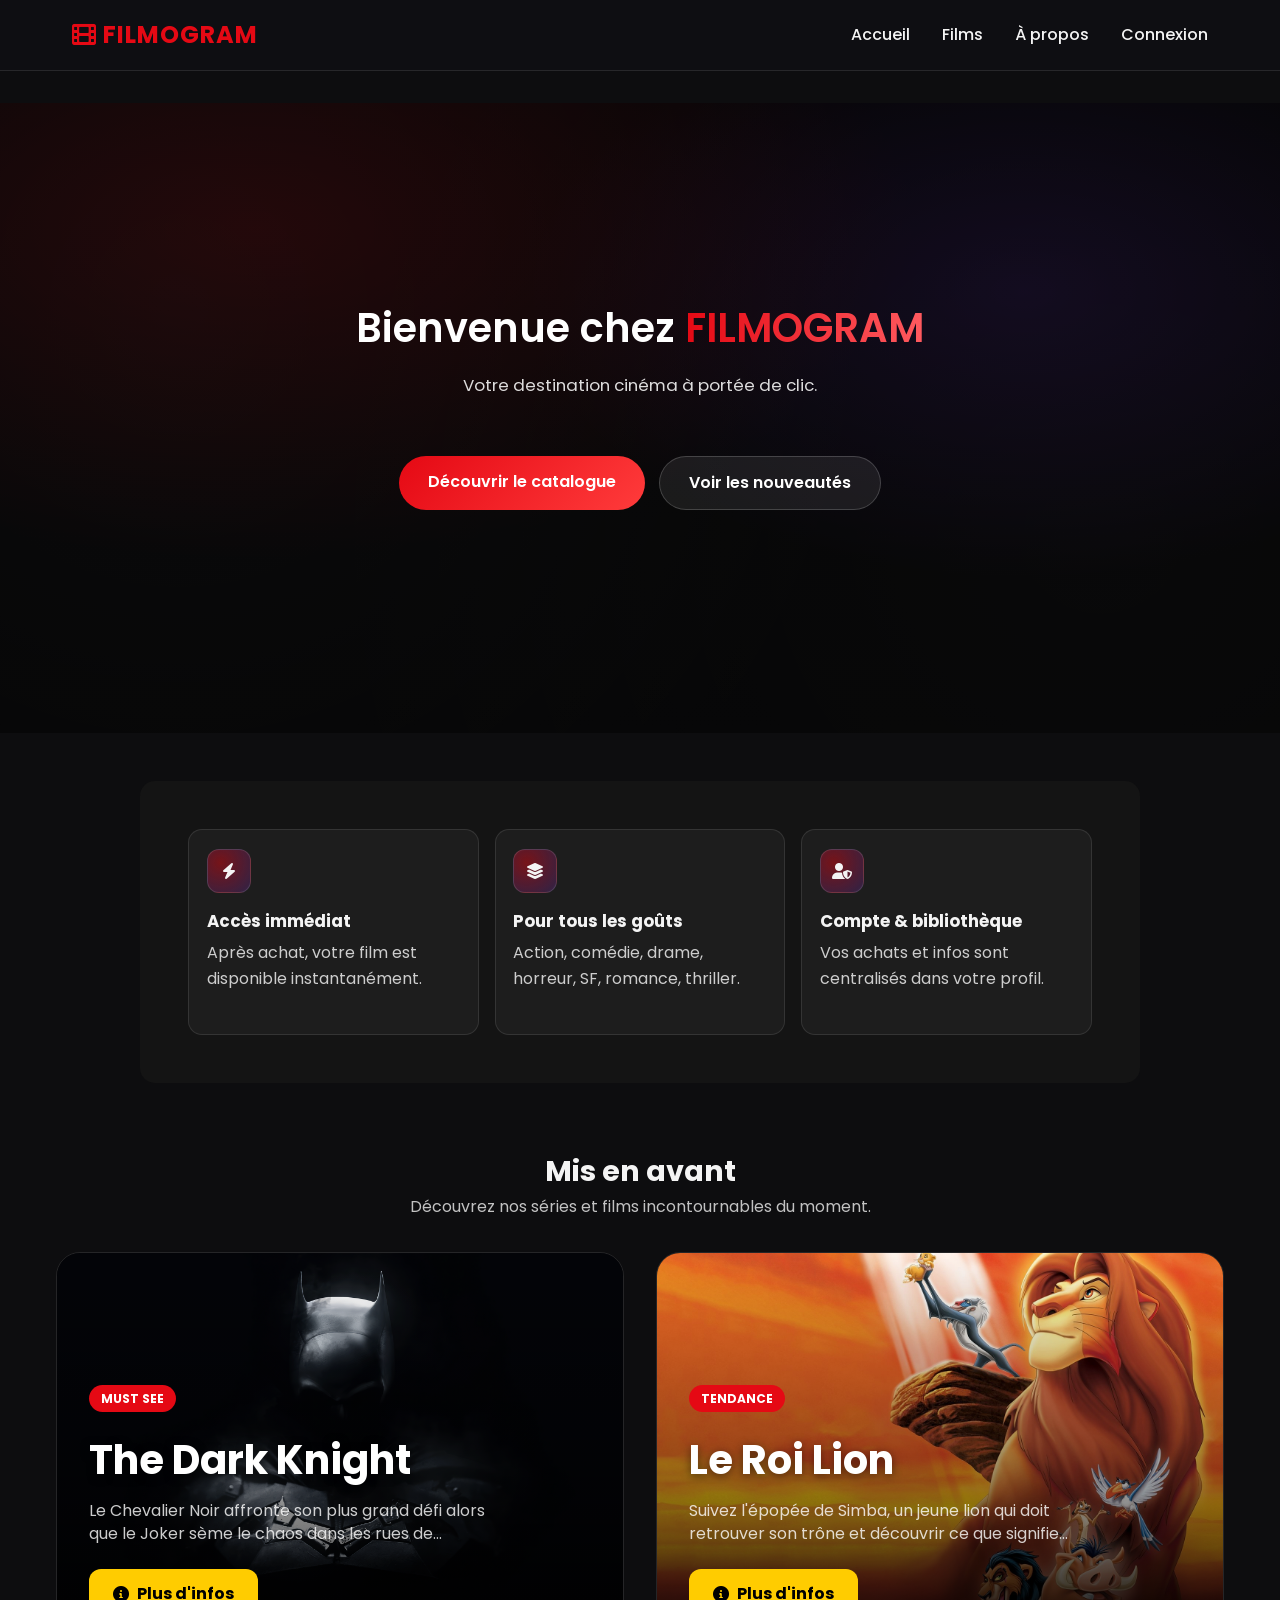
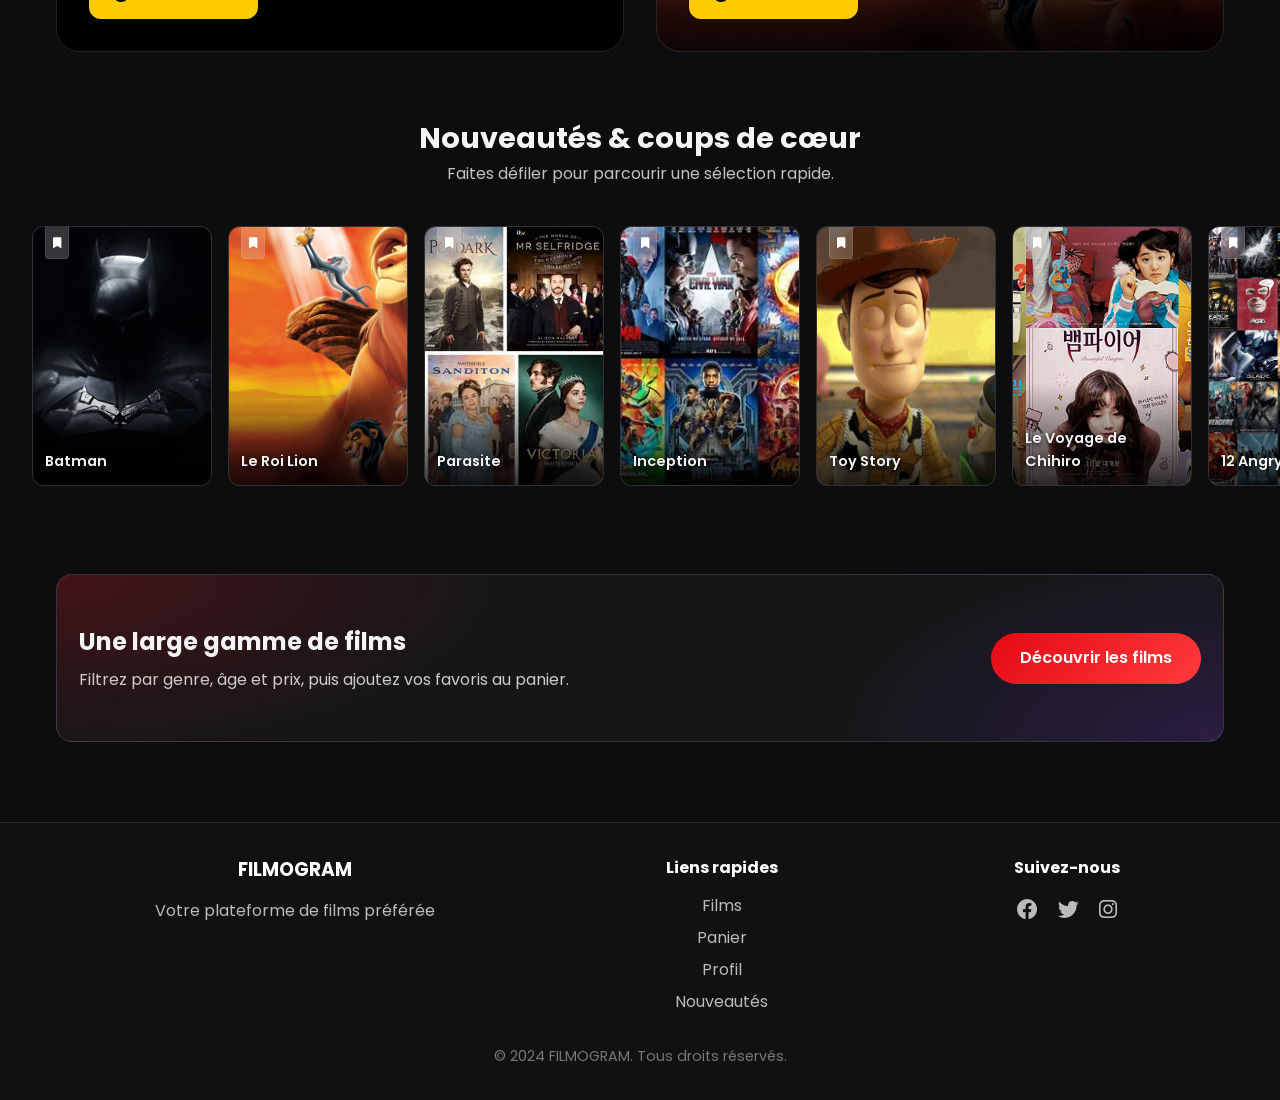
<file: index.html>
<!DOCTYPE html>
<html lang="fr">

<head>
    <meta charset="UTF-8">
    <meta name="viewport" content="width=device-width, initial-scale=1.0">
    <title>Films | FILMOGRAM</title>
    <link rel="preconnect" href="https://fonts.googleapis.com">
    <link rel="preconnect" href="https://fonts.gstatic.com" crossorigin>
    <link href="https://fonts.googleapis.com/css2?family=Poppins:wght@300;400;600;700&display=swap" rel="stylesheet">
    <link rel="stylesheet" href="css/style.css">
    <link href="https://cdnjs.cloudflare.com/ajax/libs/font-awesome/6.0.0/css/all.min.css" rel="stylesheet">
</head>

<body>


    <!-- ===================== HEADER ===================== -->
    <header class="header">
        <nav class="navbar">

            <!-- Logo / Nom du site -->
            <div class="nav-brand">
                <h1><i class="fas fa-film"></i> FILMOGRAM</h1>
            </div>

            <!-- Menu de navigation (Panier et Profil visibles uniquement si connecté) -->
            <ul class="nav-menu">
                <li><a href="index.html">Accueil</a></li>
                <li id="nav-films"><a href="Vue/film.html">Films</a></li>
                <li id="nav-panier" style="display:none"><a href="Vue/panier.php">Panier</a></li>
                <li id="nav-profil" style="display:none"><a href="Vue/profil.html">Profil</a></li>
                <li id="nav-a-propos"><a href="a-propos.php">À propos</a></li>
                <li id="nav-connexion"><a href="Vue/login.html">Connexion</a></li>
            </ul>

            <!-- Bouton "menu burger" pour mobiles -->
            <div class="nav-toggle">
                <span></span>
                <span></span>
                <span></span>
            </div>
        </nav>
    </header>

    <main class="main-content">
        <section class="hero-section hero-dynamic">
            <div class="hero-content reveal">
                <h2>Bienvenue chez <span class="brand-accent">FILMOGRAM</span></h2>
                <p class="hero-subtitle">Votre destination cinéma à portée de clic.</p>
                <div class="hero-actions">
                    <a href="Vue/film.html" class="btn btn-primary">Découvrir le catalogue</a>
                    <a href="#nouveautes" class="btn btn-ghost">Voir les nouveautés</a>
                </div>
            </div>
        </section>

        <section class="filters-section reveal">
            <div class="container">
                <div class="features-grid">
                    <div class="feature-card">
                        <div class="feature-icon"><i class="fas fa-bolt"></i></div>
                        <h3>Accès immédiat</h3>
                        <p>Après achat, votre film est disponible instantanément.</p>
                    </div>
                    <div class="feature-card">
                        <div class="feature-icon"><i class="fas fa-layer-group"></i></div>
                        <h3>Pour tous les goûts</h3>
                        <p>Action, comédie, drame, horreur, SF, romance, thriller.</p>
                    </div>
                    <div class="feature-card">
                        <div class="feature-icon"><i class="fas fa-user-shield"></i></div>
                        <h3>Compte & bibliothèque</h3>
                        <p>Vos achats et infos sont centralisés dans votre profil.</p>
                    </div>
                </div>
            </div>
        </section>

        <section class="highlight-section container reveal">
            <div class="section-head">
                <h2>Mis en avant</h2>
                <p>Découvrez nos séries et films incontournables du moment.</p>
            </div>
            <div class="highlight-grid">
                <div class="highlight-card">
                    <img src="img/batman_001.png" alt="Batman The Dark Knight">
                    <div class="highlight-overlay">
                        <span class="highlight-tag">Must see</span>
                        <h3>The Dark Knight</h3>
                        <p>Le Chevalier Noir affronte son plus grand défi alors que le Joker sème le chaos dans les rues de Gotham City.</p>
                        <a href="Vue/film.html" class="btn-highlight"><i class="fas fa-info-circle"></i> Plus d'infos</a>
                    </div>
                </div>
                <div class="highlight-card">
                    <img src="img/roi_lion.jpg" alt="Le Roi Lion">
                    <div class="highlight-overlay">
                        <span class="highlight-tag">Tendance</span>
                        <h3>Le Roi Lion</h3>
                        <p>Suivez l'épopée de Simba, un jeune lion qui doit retrouver son trône et découvrir ce que signifie être un vrai roi.</p>
                        <a href="Vue/film.html" class="btn-highlight"><i class="fas fa-info-circle"></i> Plus d'infos</a>
                    </div>
                </div>
            </div>
        </section>

        <section class="carousel-section" id="nouveautes">
            <div class="container reveal">
                <div class="section-head">
                    <h2>Nouveautés & coups de cœur</h2>
                    <p>Faites défiler pour parcourir une sélection rapide.</p>
                </div>
            </div>
            <div class="carousel reveal" data-carousel>
                <div class="poster-card">
                    <div class="bookmark"><i class="fas fa-bookmark"></i></div>
                    <img src="img/batman_001.png" alt="Batman">
                    <span>Batman</span>
                </div>
                <div class="poster-card">
                    <div class="bookmark"><i class="fas fa-bookmark"></i></div>
                    <img src="img/roi_lion.jpg" alt="Roi Lion">
                    <span>Le Roi Lion</span>
                </div>
                <div class="poster-card">
                    <div class="bookmark"><i class="fas fa-bookmark"></i></div>
                    <img src="img/drama.jpg" alt="Drama">
                    <span>Parasite</span>
                </div>
                <div class="poster-card">
                    <div class="bookmark"><i class="fas fa-bookmark"></i></div>
                    <img src="img/fantastic.jpg" alt="Fantastic">
                    <span>Inception</span>
                </div>
                <div class="poster-card">
                    <div class="bookmark"><i class="fas fa-bookmark"></i></div>
                    <img src="img/toy_story.gif" alt="Toy Story">
                    <span>Toy Story</span>
                </div>
                <div class="poster-card">
                    <div class="bookmark"><i class="fas fa-bookmark"></i></div>
                    <img src="img/foreign_film.jpg" alt="Foreign film">
                    <span>Le Voyage de Chihiro</span>
                </div>
                <div class="poster-card">
                    <div class="bookmark"><i class="fas fa-bookmark"></i></div>
                    <img src="img/twelve_film.jpg" alt="Twelve film">
                    <span>12 Angry Men</span>
                </div>
            </div>
        </section>

        <section class="cta-section reveal">
            <div class="container">
                <div class="cta-card">
                    <div>
                        <h2>Une large gamme de films</h2>
                        <p>Filtrez par genre, âge et prix, puis ajoutez vos favoris au panier.</p>
                    </div>
                    <div class="cta-actions">
                        <a href="Vue/film.html" class="btn btn-primary">Découvrir les films</a>
                    </div>
                </div>
            </div>
        </section>
    </main>







    <!-- ===================== FOOTER ===================== -->
    <footer class="footer">
        <div class="container">
            <div class="footer-content">
                <div class="footer-section">
                    <h3>FILMOGRAM</h3>
                    <p>Votre plateforme de films préférée</p>
                </div>

                <div class="footer-section">
                    <h4>Liens rapides</h4>
                    <ul>
                        <li><a href="Vue/film.html">Films</a></li>
                        <li><a href="Vue/panier.php">Panier</a></li>
                        <li><a href="Vue/profil.html">Profil</a></li>
                        <li><a href="#nouveautes">Nouveautés</a></li>
                    </ul>
                </div>

                <div class="footer-section">
                    <h4>Suivez-nous</h4>
                    <div class="social-links">
                        <a href="#"><i class="fab fa-facebook"></i></a>
                        <a href="#"><i class="fab fa-twitter"></i></a>
                        <a href="#"><i class="fab fa-instagram"></i></a>
                    </div>
                </div>
            </div>

            <div class="footer-bottom">
                <p>&copy; 2024 FILMOGRAM. Tous droits réservés.</p>
            </div>
        </div>
    </footer>

    <script src="js/site.js"></script>
    <script src="js/index.js"></script>
</body>

</html>
</file>
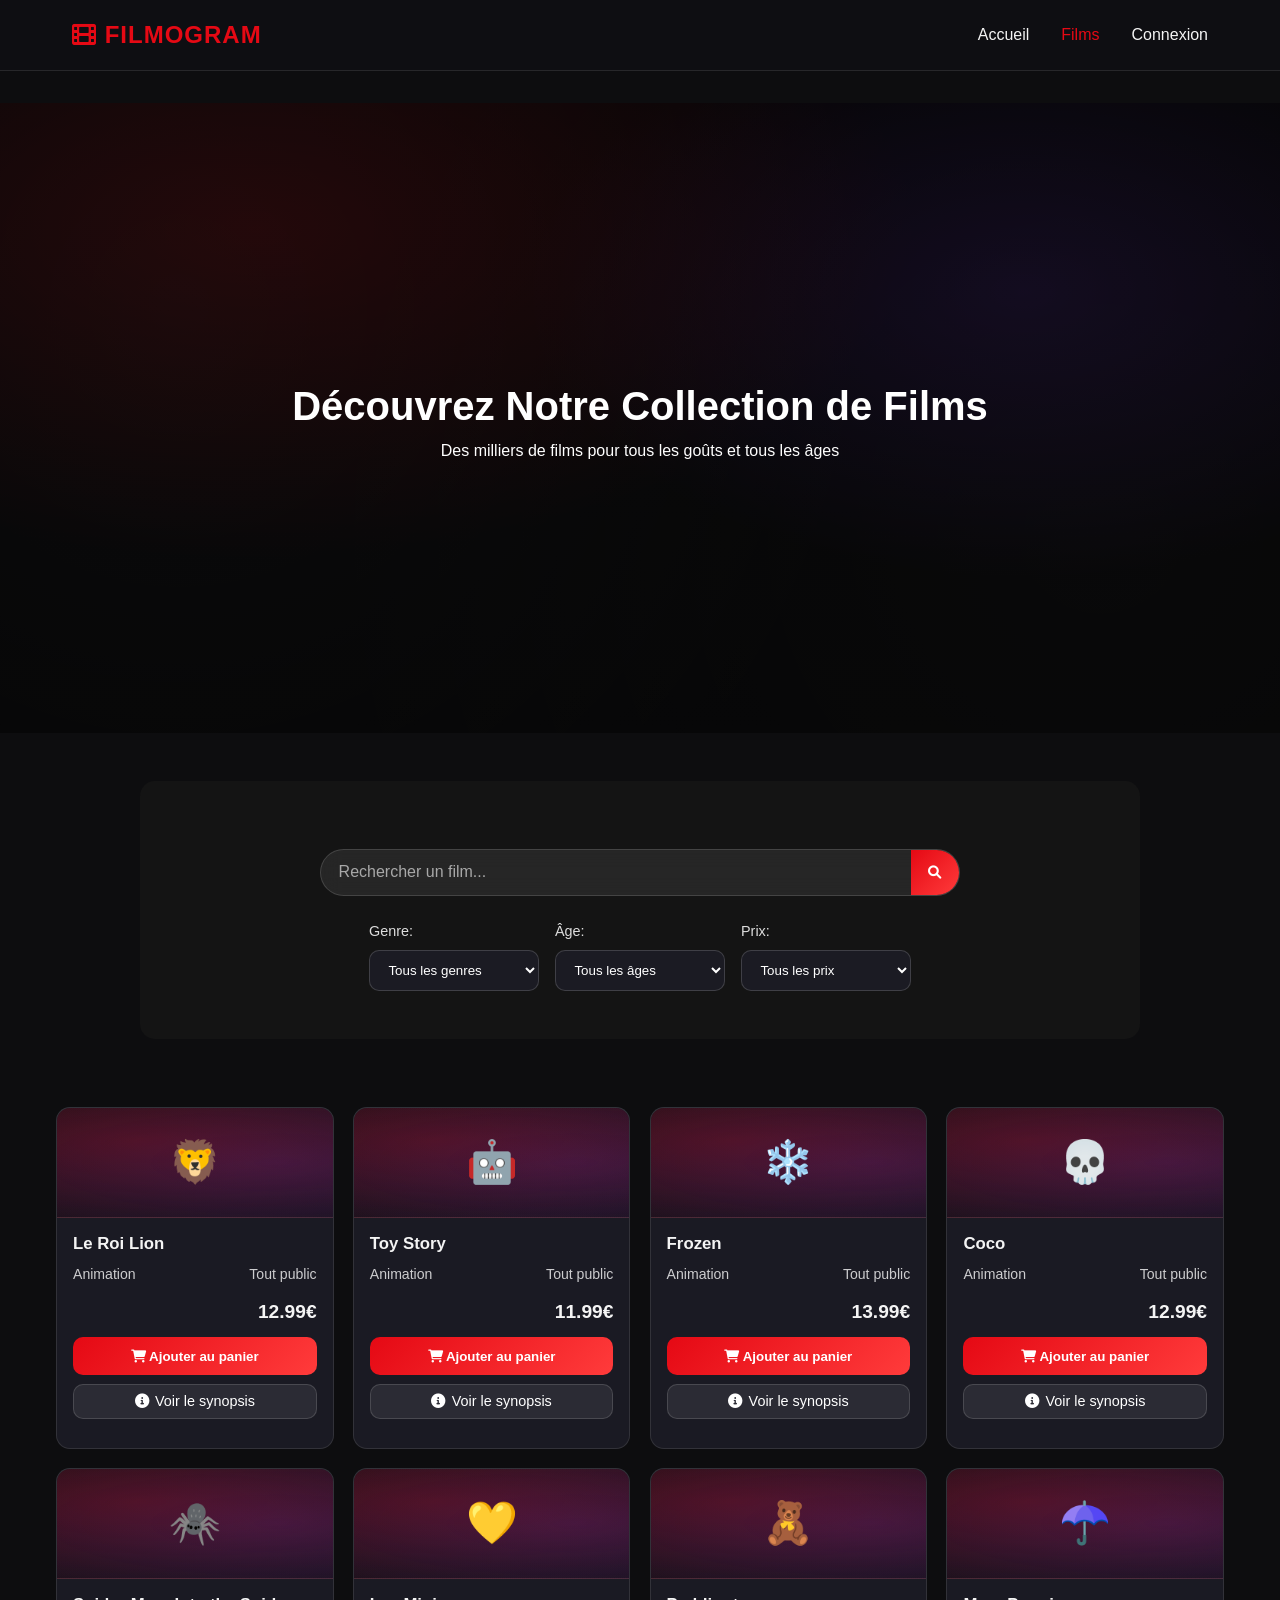
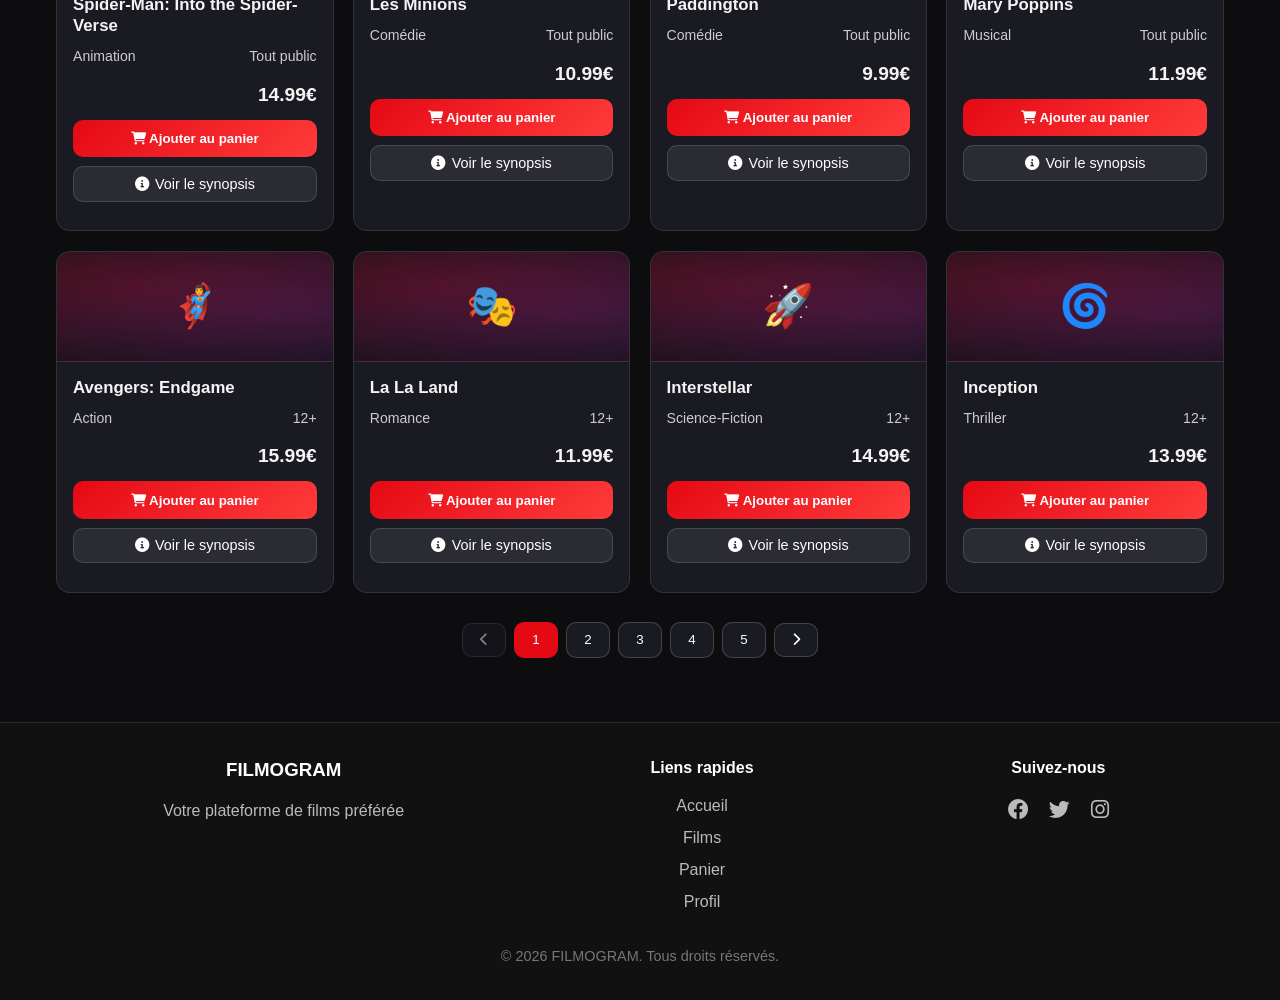
<file: Vue/film.html>
<!DOCTYPE html>
<html lang="fr">

<head>
    <!-- Définition de l'encodage en UTF-8 -->
    <meta charset="UTF-8">
    <!-- Adaptation de la page pour le responsive design (mobiles, tablettes, PC) -->
    <meta name="viewport" content="width=device-width, initial-scale=1.0">
    <!-- Titre de la page affiché dans l'onglet -->
    <title>Films | FILMOGRAM</title>
    <!-- Lien vers la feuille de style CSS personnalisée -->
    <link rel="stylesheet" href="../css/style.css">
    <!-- Lien vers la librairie Font Awesome (icônes) -->
    <link href="https://cdnjs.cloudflare.com/ajax/libs/font-awesome/6.0.0/css/all.min.css" rel="stylesheet">
</head>

<body data-base-path="../">
    <!-- ===================== HEADER ===================== -->
    <header class="header">
        <nav class="navbar">
            <!-- Logo / Nom du site -->
            <div class="nav-brand">
                <h1><i class="fas fa-film"></i> FILMOGRAM</h1>
            </div>

            <!-- Menu de navigation (Panier et Profil visibles uniquement si connecté) -->
            <ul class="nav-menu">
                <li><a href="../index.html">Accueil</a></li>
                <li id="nav-films"><a href="film.html" class="active">Films</a></li>
                <li id="nav-panier" style="display:none"><a href="panier.php">Panier</a></li>
                <li id="nav-profil" style="display:none"><a href="profil.html">Profil</a></li>
                <li id="nav-connexion"><a href="login.html">Connexion</a></li>
                <li id="nav-a-propos" style="display:none"><a href="a-propos.php">À propos</a></li>
            </ul>

            <!-- Bouton toggle (menu burger pour mobile) -->
            <div class="nav-toggle">
                <span></span>
                <span></span>
                <span></span>
            </div>
        </nav>
    </header>

    <!-- ===================== CONTENU PRINCIPAL ===================== -->
    <main class="main-content">
        <section class="hero-section">
            <div class="hero-content">
                <h2>Découvrez Notre Collection de Films</h2>
                <p>Des milliers de films pour tous les goûts et tous les âges</p>

            </div>
        </section>


        <!-- ********** Section Filtres ********** -->
        <section class="filters-section">
            <div class="container">
                <!-- Barre de recherche de films -->
                <div class="search-bar">
                    <input type="text" placeholder="Rechercher un film..." id="searchInput">
                    <button type="button" aria-label="Rechercher"><i class="fas fa-search"></i></button>
                </div>
                <div class="filters">

                    <!-- Filtre par genre -->
                    <div class="filter-group">
                        <label for="genreFilter">Genre:</label>
                        <select id="genreFilter">
                            <option value="">Tous les genres</option>
                        </select>
                    </div>

                    <!-- Filtre par tranche d’âge -->
                    <div class="filter-group">
                        <label for="ageFilter">Âge:</label>
                        <select id="ageFilter">
                            <option value="">Tous les âges</option>
                            <option value="1">Tout public</option>
                            <option value="12">12+</option>
                            <option value="16">16+</option>
                            <option value="18">18+</option>
                        </select>
                    </div>

                    <!-- Filtre par prix -->
                    <div class="filter-group">
                        <label for="priceFilter">Prix:</label>
                        <select id="priceFilter">
                            <option value="">Tous les prix</option>
                            <option value="0-5">0€ - 5€</option>
                            <option value="5-10">5€ - 10€</option>
                            <option value="10-15">10€ - 15€</option>
                            <option value="15+">15€+</option>
                        </select>
                    </div>
                </div>
            </div>
        </section>

        <!-- ********** Section Films (grille d'affichage) ********** -->
        <section class="films-section">
            <div class="container">
                <!-- Grille où les films seront injectés dynamiquement par JS -->
                <div class="films-grid" id="filmsGrid">
                    <!-- Film cards seront générées ici -->
                </div>
            </div>
        </section>

        <!-- ********** Section Pagination ********** -->
        <section class="pagination-section">
            <div class="container">
                <div class="pagination">
                    <!-- Bouton page précédente -->
                    <button class="page-btn" data-page="prev"><i class="fas fa-chevron-left"></i></button>
                    <!-- Boutons numérotés des pages -->
                    <button class="page-btn active" data-page="1">1</button>
                    <button class="page-btn" data-page="2">2</button>
                    <button class="page-btn" data-page="3">3</button>
                    <!-- Bouton page suivante -->
                    <button class="page-btn" data-page="next"><i class="fas fa-chevron-right"></i></button>
                </div>
            </div>
        </section>
    </main>

    <!-- ===================== FOOTER ===================== -->
    <footer class="footer">
        <div class="container">
            <div class="footer-content">

                <!-- Section infos site -->
                <div class="footer-section">
                    <h3>FILMOGRAM</h3>
                    <p>Votre plateforme de films préférée</p>
                </div>

                <!-- Section liens rapides -->
                <div class="footer-section">
                    <h4>Liens rapides</h4>
                    <ul>
                        <li><a href="../index.html">Accueil</a></li>
                        <li><a href="film.html" class="active">Films</a></li>
                        <li><a href="panier.php">Panier</a></li>
                        <li><a href="profil.html">Profil</a></li>
                    </ul>
                </div>

                <!-- Section réseaux sociaux -->
                <div class="footer-section">
                    <h4>Suivez-nous</h4>
                    <div class="social-links">
                        <a href="#"><i class="fab fa-facebook"></i></a>
                        <a href="#"><i class="fab fa-twitter"></i></a>
                        <a href="#"><i class="fab fa-instagram"></i></a>
                    </div>
                </div>
            </div>
            <!-- Texte bas du footer -->
            <div class="footer-bottom">
                <p>&copy; 2026 FILMOGRAM. Tous droits réservés.</p>
            </div>
        </div>
    </footer>

    <!-- ===================== SCRIPT JS ===================== -->
    <!-- Fichier JavaScript pour gérer l'affichage des films -->
    <script src="../js/films.js"></script>
    <script src="../js/site.js"></script>
</body>

</html>
</file>
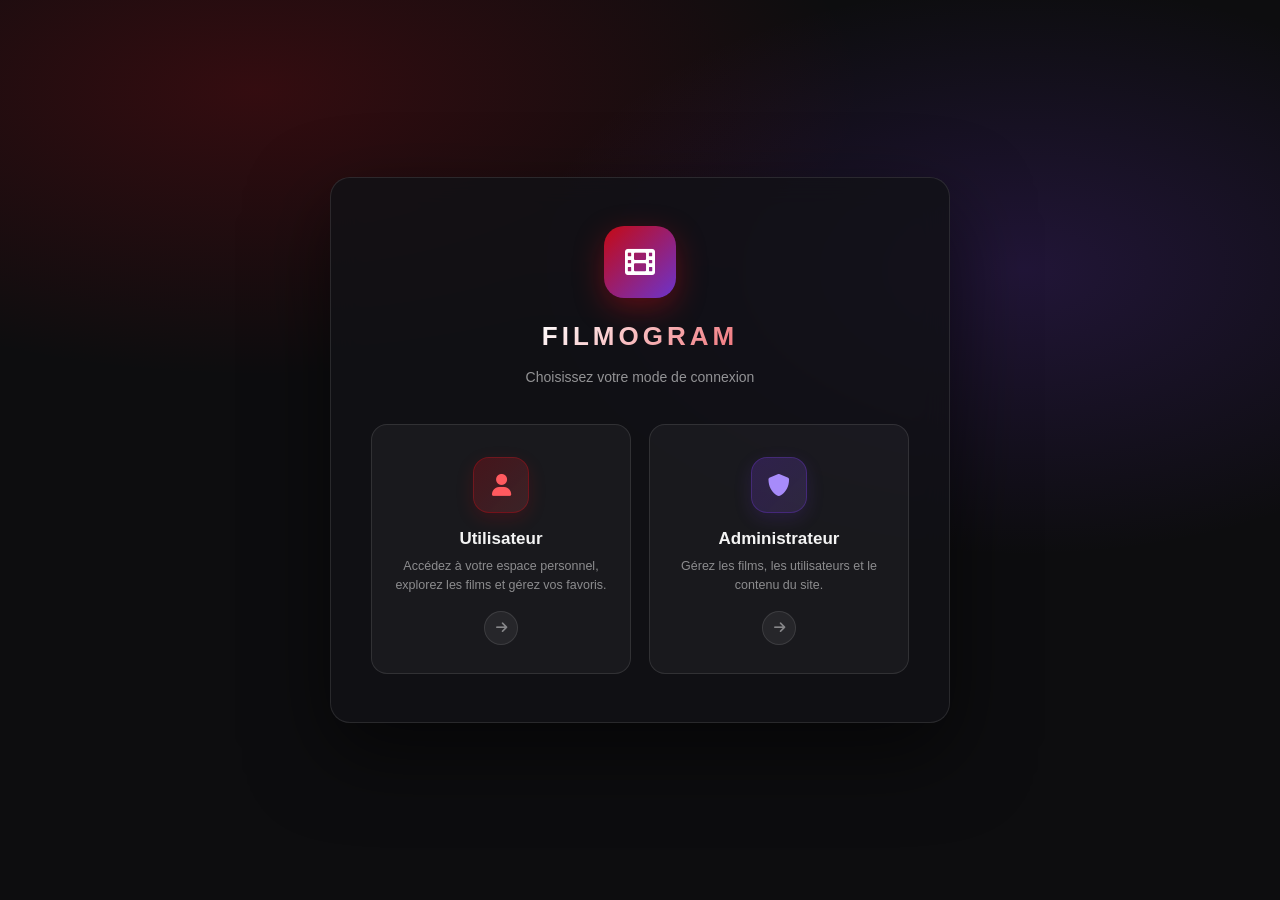
<file: Vue/login.html>
<!DOCTYPE html>
<html lang="fr">

<head>
    <meta charset="UTF-8">
    <meta name="viewport" content="width=device-width, initial-scale=1.0">
    <title>Connexion — Filmogram</title>
    <meta name="description" content="Connectez-vous à Filmogram en tant qu'utilisateur ou administrateur.">
    <link rel="stylesheet" href="css/style.css">
    <link rel="stylesheet" href="css/login.css">
    <link href="https://cdnjs.cloudflare.com/ajax/libs/font-awesome/6.0.0/css/all.min.css" rel="stylesheet">
</head>

<body>

    <!-- 
        ÉCRAN DE SÉLECTION DU RÔLE
        L'utilisateur choisit entre "Utilisateur" et "Administrateur"
        avant d'accéder au formulaire de connexion correspondant.
    -->
    <div class="role-selector" id="roleSelector">
        <div class="role-selector-card">
            <div class="role-header">
                <div class="role-logo-icon" aria-hidden="true">
                    <i class="fas fa-film"></i>
                </div>
                <h1 class="role-title">FILMOGRAM</h1>
                <p class="role-subtitle">Choisissez votre mode de connexion</p>
            </div>

            <div class="role-options">
                <!-- Choix Utilisateur -->
                <button class="role-card" id="btnUser" onclick="selectRole('user')" type="button">
                    <div class="role-card-icon user-icon">
                        <i class="fas fa-user"></i>
                    </div>
                    <h3>Utilisateur</h3>
                    <p>Accédez à votre espace personnel, explorez les films et gérez vos favoris.</p>
                    <span class="role-card-arrow"><i class="fas fa-arrow-right"></i></span>
                </button>

                <!-- Choix Administrateur -->
                <button class="role-card" id="btnAdmin" onclick="selectRole('admin')" type="button">
                    <div class="role-card-icon admin-icon">
                        <i class="fas fa-shield-alt"></i>
                    </div>
                    <h3>Administrateur</h3>
                    <p>Gérez les films, les utilisateurs et le contenu du site.</p>
                    <span class="role-card-arrow"><i class="fas fa-arrow-right"></i></span>
                </button>
            </div>
        </div>
    </div>

    <!-- 
        CONTENEUR PRINCIPAL DE LA PAGE DE CONNEXION UTILISATEUR
        Caché par défaut, affiché après le choix du rôle "Utilisateur"
    -->
    <div class="login-container" id="loginContainer" style="display:none;">

        <!-- SECTION ILLUSTRATION (PARTIE GAUCHE) -->
        <div class="illustration">
            <div class="login-mark" aria-hidden="true">
                <i class="fas fa-film"></i>
            </div>
        </div>

        <!-- SECTION FORMULAIRE DE CONNEXION (PARTIE DROITE) -->
        <div class="login-form">
            <button class="back-to-role" onclick="goBackToRole()" type="button" aria-label="Retour au choix du rôle">
                <i class="fas fa-arrow-left"></i> Retour
            </button>

            <h2>Bienvenue sur le Terrain</h2>

            <!-- FORMULAIRE DE CONNEXION UTILISATEUR -->
            <form method="post" action="../login.php">

                <!-- CHAMP EMAIL -->
                <div class="input-group">
                    <label for="email">Email</label>
                    <input type="text" name="email" id="email" placeholder="Entrez votre email">
                </div>

                <!-- CHAMP MOT DE PASSE -->
                <div class="input-group password-group">
                    <label for="password">Mot de passe</label>
                    <input type="password" name="password" id="password" placeholder="Entrez votre mot de passe">
                </div>

                <button type="submit" name="Connexion">Connexion</button>

                <!-- LIEN VERS L'INSCRIPTION -->
                <div class="signup">
                    <p>Pas encore de compte ? <a href="../signup.php">Inscrivez-vous ici</a></p>
                </div>

            </form>
        </div>
    </div>

    <script>
        /**
         * Gère la sélection du rôle de connexion.
         * - "user"  → affiche le formulaire utilisateur sur cette page
         * - "admin" → redirige vers la page de connexion admin
         */
        function selectRole(role) {
            if (role === 'admin') {
                // Redirige vers la page de connexion admin
                window.location.href = '../admin/admin_login.php';
            } else {
                // Animation de transition vers le formulaire utilisateur
                const selector = document.getElementById('roleSelector');
                const container = document.getElementById('loginContainer');

                selector.classList.add('fade-out');
                setTimeout(() => {
                    selector.style.display = 'none';
                    container.style.display = 'flex';
                    // Déclenche l'animation d'apparition
                    requestAnimationFrame(() => {
                        container.classList.add('fade-in');
                    });
                }, 350);
            }
        }

        /**
         * Retour à l'écran de sélection du rôle
         */
        function goBackToRole() {
            const selector = document.getElementById('roleSelector');
            const container = document.getElementById('loginContainer');

            container.classList.remove('fade-in');
            container.classList.add('fade-out');
            setTimeout(() => {
                container.style.display = 'none';
                container.classList.remove('fade-out');
                selector.style.display = 'flex';
                selector.classList.remove('fade-out');
                // Déclenche l'animation d'apparition
                requestAnimationFrame(() => {
                    selector.classList.add('fade-in');
                    setTimeout(() => selector.classList.remove('fade-in'), 500);
                });
            }, 350);
        }

        /**
         * Gestion des paramètres URL au chargement de la page :
         * - ?login_error=...  → affiche l'erreur dans le formulaire utilisateur
         * - ?require_login=1  → affiche une popup "Veuillez vous connecter"
         */
        document.addEventListener('DOMContentLoaded', function () {
            const params = new URLSearchParams(window.location.search);

            // ── Erreur de connexion ─────────────────────────────────────────
            const loginError = params.get('login_error');
            if (loginError) {
                // Afficher directement le formulaire utilisateur
                selectRole('user');

                // Injecter le message d'erreur dans le formulaire
                const form = document.querySelector('#loginContainer form');
                if (form) {
                    const errorDiv = document.createElement('div');
                    errorDiv.className = 'login-error-msg';
                    errorDiv.style.cssText = 'color:#ff6b6b;background:rgba(255,107,107,0.1);border:1px solid rgba(255,107,107,0.3);border-radius:8px;padding:10px 14px;margin-bottom:14px;font-size:14px;text-align:center;';
                    errorDiv.textContent = decodeURIComponent(loginError);
                    const submitBtn = form.querySelector('button[type="submit"]');
                    if (submitBtn) form.insertBefore(errorDiv, submitBtn);
                }

                // Nettoyer l'URL sans recharger la page
                history.replaceState(null, '', window.location.pathname);
            }

            // ── Popup "Veuillez vous connecter" ────────────────────────────
            if (params.has('require_login')) {
                const popup = document.createElement('div');
                popup.style.cssText = 'position:fixed;top:20px;left:50%;transform:translateX(-50%);background:#667eea;color:white;padding:1rem 1.5rem;border-radius:10px;box-shadow:0 5px 20px rgba(0,0,0,0.25);z-index:9999;font-weight:600;animation:slideDown 0.3s ease;';
                popup.textContent = 'Veuillez vous connecter pour continuer';
                document.body.appendChild(popup);

                // Ajouter le keyframe slideDown s'il n'existe pas
                if (!document.getElementById('slideDownKF')) {
                    const style = document.createElement('style');
                    style.id = 'slideDownKF';
                    style.textContent = '@keyframes slideDown{from{opacity:0;top:-50px}to{opacity:1;top:20px}}';
                    document.head.appendChild(style);
                }

                setTimeout(() => popup.remove(), 4000);

                // Nettoyer l'URL
                history.replaceState(null, '', window.location.pathname);
            }
        });
    </script>

</body>

</html>
</file>
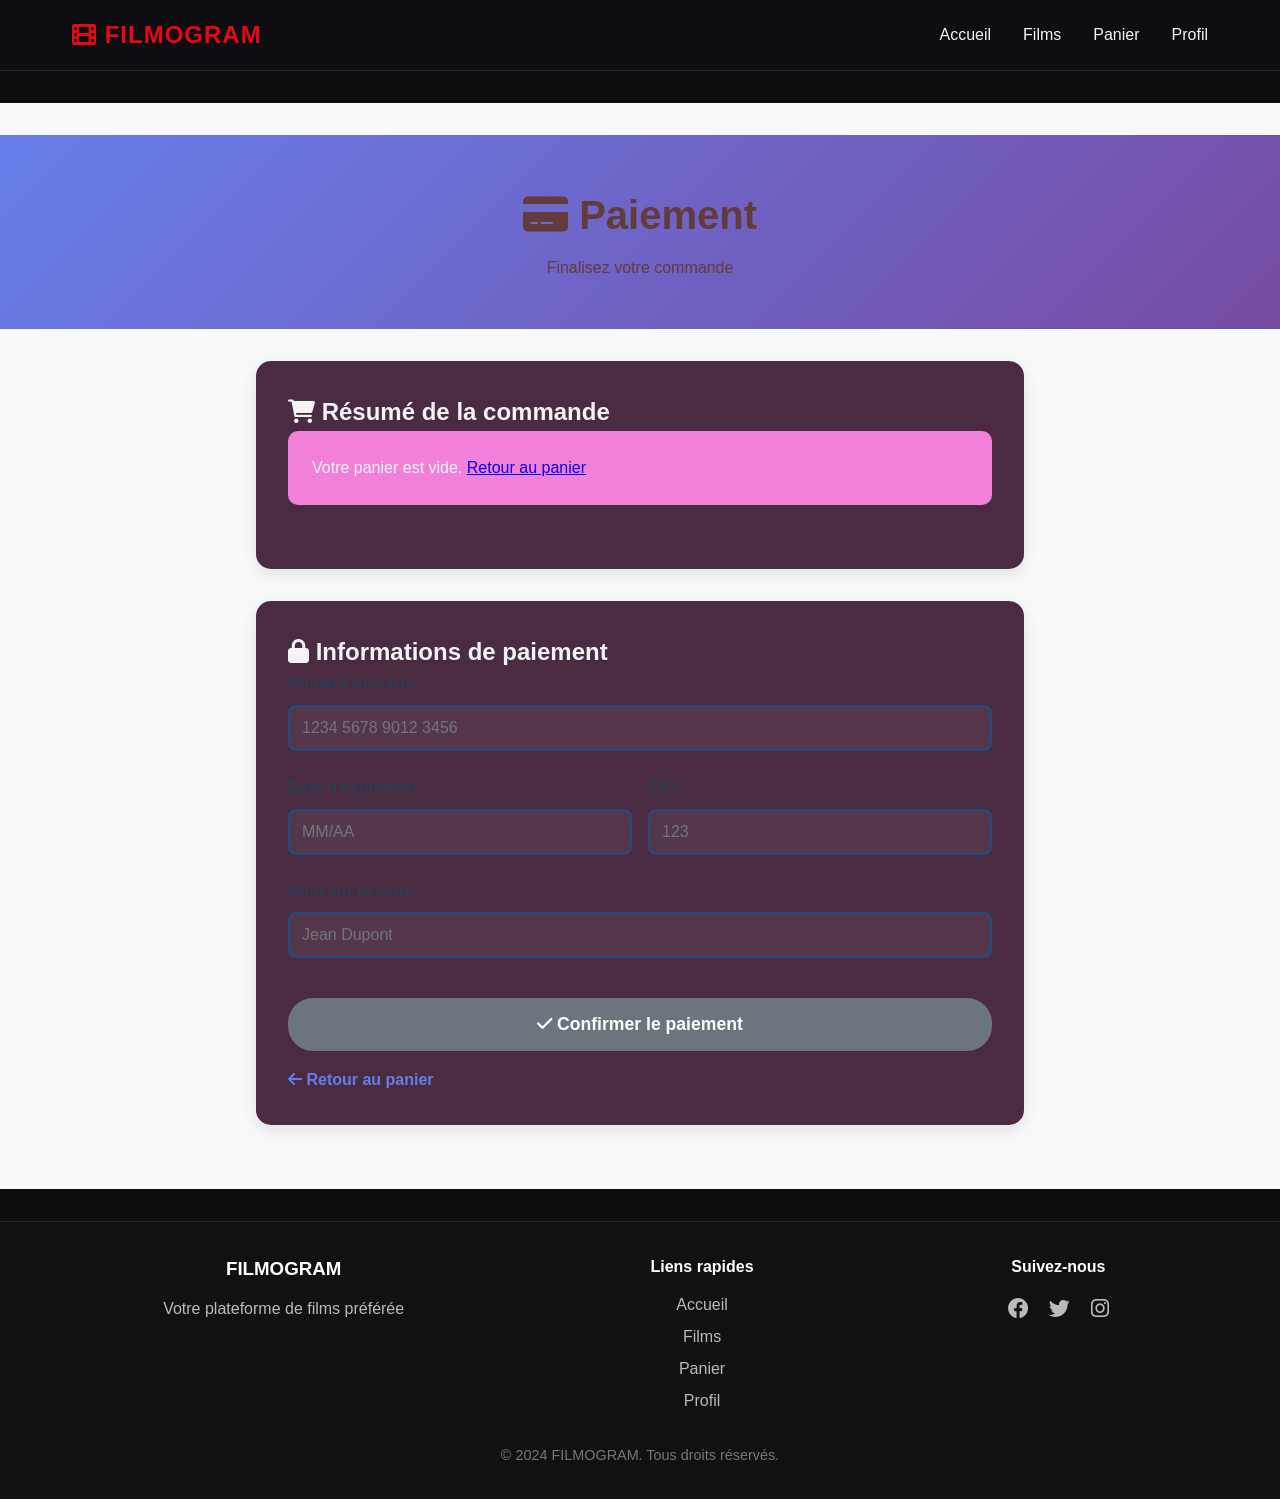
<file: Vue/paiement.html>
<!DOCTYPE html>
<html lang="fr">

<head>
    <meta charset="UTF-8">
    <meta name="viewport" content="width=device-width, initial-scale=1.0">
    <title>Paiement | FILMOGRAM</title>
    <link rel="stylesheet" href="../css/style.css">
    <link href="https://cdnjs.cloudflare.com/ajax/libs/font-awesome/6.0.0/css/all.min.css" rel="stylesheet">

    <style>
        .payment-container {
            min-height: 100vh;
            background: #f8f9fa;
            padding: 2rem 0;
        }

        .payment-header {
            background: linear-gradient(135deg, #667eea 0%, #764ba2 100%);
            color: rgb(100, 59, 59);
            padding: 3rem 0;
            text-align: center;
            margin-bottom: 2rem;
        }

        .payment-header h1 {
            font-size: 2.5rem;
            margin-bottom: 0.5rem;
            font-weight: 700;
        }

        .payment-content {
            max-width: 800px;
            margin: 0 auto;
            padding: 0 1rem;
        }

        .payment-card {
            background: #4a2b41;
            border-radius: 15px;
            padding: 2rem;
            box-shadow: 0 5px 15px rgba(0, 0, 0, 0.1);
            margin-bottom: 2rem;
        }

        .order-summary {
            background: #f380d8;
            border-radius: 10px;
            padding: 1.5rem;
            margin-bottom: 2rem;
        }

        .order-item {
            display: flex;
            justify-content: space-between;
            padding: 0.5rem 0;
            border-bottom: 1px solid #e9ecef;
        }

        .order-item:last-child {
            border-bottom: none;
        }

        .order-total {
            display: flex;
            justify-content: space-between;
            font-size: 1.3rem;
            font-weight: 700;
            color: #667eea;
            margin-top: 1rem;
            padding-top: 1rem;
            border-top: 2px solid #667eea;
        }

        .form-group {
            margin-bottom: 1.5rem;
        }

        .form-group label {
            display: block;
            font-weight: 600;
            margin-bottom: 0.5rem;
            color: #2c3e50;
        }

        .form-group input {
            width: 100%;
            padding: 0.75rem;
            border: 2px solid #1d4e7e;
            border-radius: 8px;
            font-size: 1rem;
            transition: border-color 0.3s;
            box-sizing: border-box;
        }

        .form-group input:focus {
            outline: none;
            border-color: #667eea;
        }

        .form-row {
            display: grid;
            grid-template-columns: 1fr 1fr;
            gap: 1rem;
        }

        .payment-btn {
            background: linear-gradient(135deg, #667eea 0%, #764ba2 100%);
            color: white;
            border: none;
            padding: 1rem 2rem;
            border-radius: 25px;
            font-size: 1.1rem;
            font-weight: 600;
            width: 100%;
            cursor: pointer;
            transition: all 0.3s ease;
            margin-top: 1rem;
        }

        .payment-btn:hover {
            transform: translateY(-2px);
            box-shadow: 0 5px 15px rgba(102, 126, 234, 0.4);
        }

        .payment-btn:disabled {
            background: #6c757d;
            cursor: not-allowed;
            transform: none;
        }

        .back-btn {
            display: inline-block;
            color: #667eea;
            text-decoration: none;
            margin-top: 1rem;
            font-weight: 600;
        }

        .back-btn:hover {
            text-decoration: underline;
        }

        .notification {
            position: fixed;
            top: 20px;
            right: 20px;
            background: #28a745;
            color: white;
            padding: 1rem 1.5rem;
            border-radius: 10px;
            box-shadow: 0 5px 15px rgba(0, 0, 0, 0.2);
            z-index: 1000;
            transform: translateX(400px);
            transition: transform 0.3s ease;
        }

        .notification.show {
            transform: translateX(0);
        }

        .notification.error {
            background: #dc3545;
        }

        @media (max-width: 768px) {
            .form-row {
                grid-template-columns: 1fr;
            }

            .payment-header h1 {
                font-size: 2rem;
            }
        }
    </style>
</head>

<body>
    <!-- ===================== HEADER ===================== -->
    <header class="header">
        <nav class="navbar">
            <div class="nav-brand">
                <h1><i class="fas fa-film"></i> FILMOGRAM</h1>
            </div>

            <!-- Menu de navigation -->
            <ul class="nav-menu">
                <a href="../index.html">Accueil</a>
                <a href="film.html">Films</a>
                <a href="panier.html">Panier</a>
                <a href="profil.html">Profil</a>
            </ul>

            <div class="nav-toggle">
                <span></span>
                <span></span>
                <span></span>
            </div>
        </nav>
    </header>

    <!-- ===================== CONTENU PRINCIPAL ===================== -->
    <main class="main-content">
        <div class="payment-container">
            <!-- En-tête -->
            <div class="payment-header">
                <h1><i class="fas fa-credit-card"></i> Paiement</h1>
                <p>Finalisez votre commande</p>
            </div>

            <div class="payment-content">
                <!-- Résumé de la commande -->
                <div class="payment-card">
                    <h2><i class="fas fa-shopping-cart"></i> Résumé de la commande</h2>
                    <div class="order-summary" id="orderSummary">
                        <!-- Les articles seront injectés ici par JavaScript -->
                    </div>
                </div>

                <!-- Formulaire de paiement -->
                <div class="payment-card">
                    <h2><i class="fas fa-lock"></i> Informations de paiement</h2>
                    <form id="paymentForm">
                        <div class="form-group">
                            <label for="cardNumber">Numéro de carte</label>
                            <input type="text" id="cardNumber" placeholder="1234 5678 9012 3456" maxlength="19"
                                required>
                        </div>

                        <div class="form-row">
                            <div class="form-group">
                                <label for="expiryDate">Date d'expiration</label>
                                <input type="text" id="expiryDate" placeholder="MM/AA" maxlength="5" required>
                            </div>

                            <div class="form-group">
                                <label for="cvv">CVV</label>
                                <input type="text" id="cvv" placeholder="123" maxlength="3" required>
                            </div>
                        </div>

                        <div class="form-group">
                            <label for="cardName">Nom sur la carte</label>
                            <input type="text" id="cardName" placeholder="Jean Dupont" required>
                        </div>

                        <button type="submit" class="payment-btn" id="submitBtn">
                            <i class="fas fa-check"></i> Confirmer le paiement
                        </button>
                    </form>

                    <a href="panier.php" class="back-btn">
                        <i class="fas fa-arrow-left"></i> Retour au panier
                    </a>
                </div>
            </div>
        </div>
    </main>

    <!-- Notification -->
    <div class="notification" id="notification"></div>

    <!-- ===================== FOOTER ===================== -->
    <footer class="footer">
        <div class="container">
            <div class="footer-content">
                <div class="footer-section">
                    <h3>FILMOGRAM</h3>
                    <p>Votre plateforme de films préférée</p>
                </div>

                <div class="footer-section">
                    <h4>Liens rapides</h4>
                    <ul>
                        <li><a href="../index.html">Accueil</a></li>
                        <li><a href="film.html">Films</a></li>
                        <li><a href="panier.html">Panier</a></li>
                        <li><a href="profil.html">Profil</a></li>
                    </ul>
                </div>

                <div class="footer-section">
                    <h4>Suivez-nous</h4>
                    <div class="social-links">
                        <a href="#"><i class="fab fa-facebook"></i></a>
                        <a href="#"><i class="fab fa-twitter"></i></a>
                        <a href="#"><i class="fab fa-instagram"></i></a>
                    </div>
                </div>
            </div>

            <div class="footer-bottom">
                <p>&copy; 2024 FILMOGRAM. Tous droits réservés.</p>
            </div>
        </div>
    </footer>

    <!-- ===================== SCRIPT JS ===================== -->
    <script>
        // Charger le panier depuis localStorage
        function loadCart() {
            const cart = localStorage.getItem('filmogram_cart');
            return cart ? JSON.parse(cart) : [];
        }

        // Afficher le résumé de la commande
        function renderOrderSummary() {
            const cart = loadCart();
            const orderSummary = document.getElementById('orderSummary');

            if (cart.length === 0) {
                orderSummary.innerHTML = '<p>Votre panier est vide. <a href="panier.html">Retour au panier</a></p>';
                document.getElementById('submitBtn').disabled = true;
                return;
            }

            let html = '';
            let total = 0;

            cart.forEach(item => {
                const itemTotal = item.price * item.quantity;
                total += itemTotal;
                html += `
                    <div class="order-item">
                        <span>${item.title} x${item.quantity}</span>
                        <span>${itemTotal.toFixed(2)} €</span>
                    </div>
                `;
            });

            html += `
                <div class="order-total">
                    <span>Total</span>
                    <span>${total.toFixed(2)} €</span>
                </div>
            `;

            orderSummary.innerHTML = html;
        }

        // Formatage du numéro de carte
        document.getElementById('cardNumber').addEventListener('input', function (e) {
            let value = e.target.value.replace(/\s/g, '');
            let formattedValue = value.match(/.{1,4}/g)?.join(' ') || value;
            e.target.value = formattedValue;
        });

        // Formatage de la date d'expiration
        document.getElementById('expiryDate').addEventListener('input', function (e) {
            let value = e.target.value.replace(/\D/g, '');
            if (value.length >= 2) {
                value = value.substring(0, 2) + '/' + value.substring(2, 4);
            }
            e.target.value = value;
        });

        // Formatage du CVV (chiffres uniquement)
        document.getElementById('cvv').addEventListener('input', function (e) {
            e.target.value = e.target.value.replace(/\D/g, '');
        });

        // Gestion de la soumission du formulaire
        document.getElementById('paymentForm').addEventListener('submit', function (e) {
            e.preventDefault();

            const cart = loadCart();
            if (cart.length === 0) {
                showNotification('Votre panier est vide !', 'error');
                return;
            }

            // Désactiver le bouton pendant le traitement
            const submitBtn = document.getElementById('submitBtn');
            submitBtn.disabled = true;
            submitBtn.innerHTML = '<i class="fas fa-spinner fa-spin"></i> Traitement en cours...';

            // Simulation du traitement du paiement
            setTimeout(() => {
                // Vider le panier après paiement réussi
                localStorage.removeItem('filmogram_cart');

                showNotification('Paiement réussi ! Redirection...', 'success');

                // Redirection vers la page d'accueil après 2 secondes
                setTimeout(() => {
                    window.location.href = '../index.html';
                }, 2000);
            }, 2000);
        });

        // Fonction pour afficher les notifications
        function showNotification(message, type = 'success') {
            const notification = document.getElementById('notification');
            notification.textContent = message;
            notification.className = `notification ${type} show`;

            setTimeout(() => {
                notification.classList.remove('show');
            }, 3000);
        }

        // Initialisation
        document.addEventListener('DOMContentLoaded', function () {
            renderOrderSummary();

            // Gestion du menu mobile
            document.querySelector('.nav-toggle').addEventListener('click', () => {
                document.querySelector('.nav-menu').classList.toggle('active');
            });
        });
    </script>
</body>

</html>
</file>
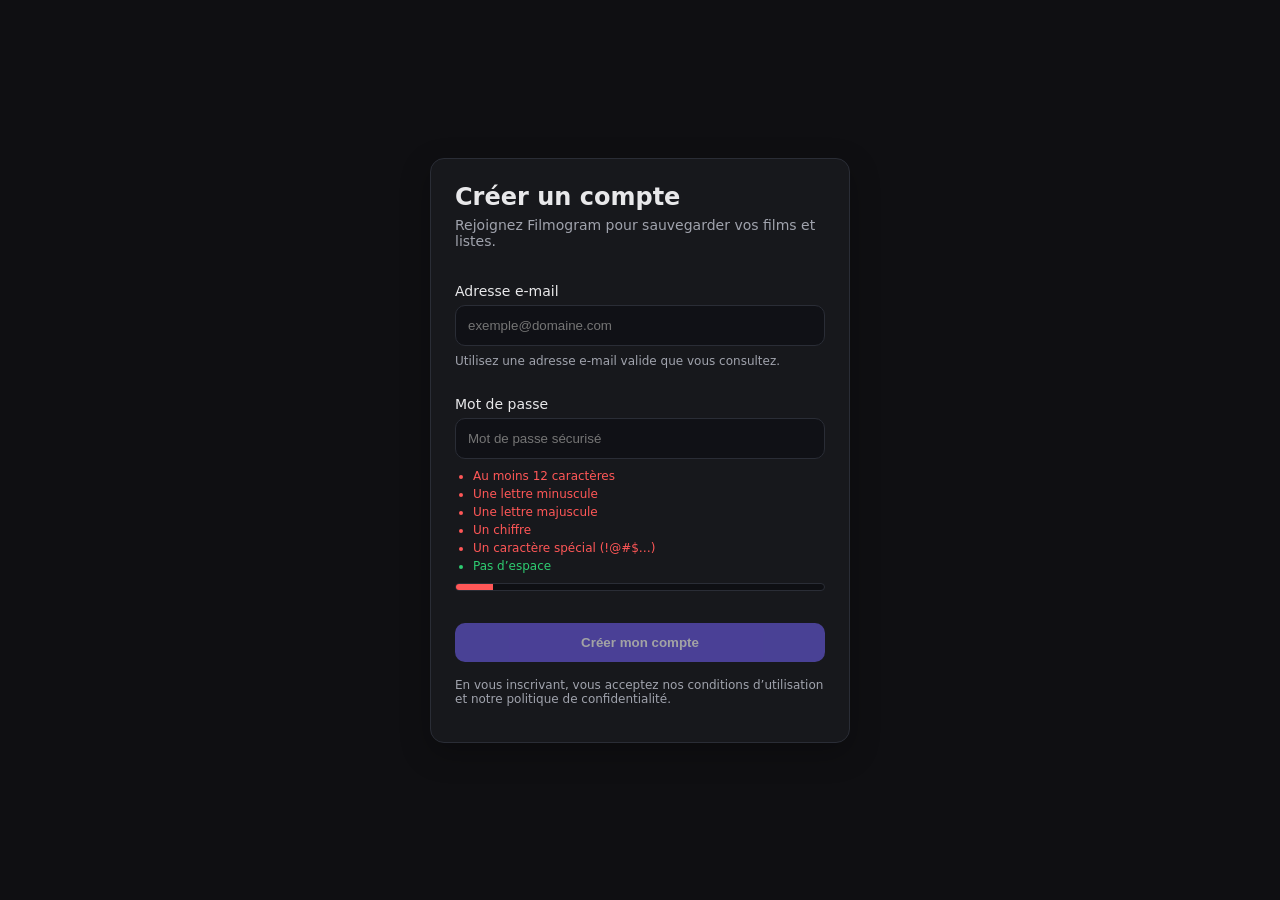
<file: Vue/signup.html>
<!DOCTYPE html>
<html lang="fr">
<head>
<meta charset="UTF-8">
<meta name="viewport" content="width=device-width, initial-scale=1.0">
<title>Inscription • Filmogram</title>
<style>
  :root {
    color-scheme: light dark;
    --bg: #0f0f12;
    --panel: #17181c;
    --text: #e8e8ea;
    --muted: #a0a3ad;
    --primary: #6c5ce7;
    --danger: #ff5757;
    --ok: #2ecc71;
    --border: #2a2d36;
  }
  * { box-sizing: border-box; }
  body {
    margin: 0; font-family: system-ui, -apple-system, Segoe UI, Roboto, Ubuntu, Cantarell, Noto Sans, Helvetica, Arial, "Apple Color Emoji", "Segoe UI Emoji";
    background: var(--bg); color: var(--text);
    min-height: 100dvh; display: grid; place-items: center; padding: 24px;
  }
  .card {
    width: 100%; max-width: 420px; background: var(--panel); border: 1px solid var(--border);
    border-radius: 14px; padding: 24px; box-shadow: 0 10px 30px rgb(0 0 0 / 25%);
  }
  h1 { margin: 0 0 6px; font-size: 24px; }
  p.sub { margin: 0 0 20px; color: var(--muted); font-size: 14px; }
  label { display: block; font-size: 14px; margin: 14px 0 6px; }
  input[type="email"], input[type="password"] {
    width: 100%; padding: 12px 12px; border-radius: 10px; border: 1px solid var(--border);
    background: #101116; color: var(--text); outline: none; transition: border-color .2s ease;
  }
  input:focus { border-color: var(--primary); }
  .row { display: grid; gap: 14px; }
  .btn {
    margin-top: 18px; width: 100%; padding: 12px 14px; border: 0; border-radius: 10px;
    background: var(--primary); color: white; font-weight: 600; cursor: pointer;
  }
  .btn[disabled] { opacity: .6; cursor: not-allowed; }
  .helper { font-size: 12px; color: var(--muted); margin-top: 8px; }
  .error { color: var(--danger); font-size: 12px; margin-top: 6px; display: none; }
  .requirements { margin: 10px 0 0; padding-left: 18px; font-size: 12px; color: var(--muted); }
  .requirements li { margin: 4px 0; }
  .requirements li.valid { color: var(--ok); }
  .requirements li.invalid { color: var(--danger); }
  .strength {
    margin-top: 10px; height: 8px; background: #0e0f13; border-radius: 999px; border: 1px solid var(--border);
    overflow: hidden;
  }
  .strength > span { display: block; height: 100%; width: 0%; background: var(--danger); transition: width .2s ease, background .2s ease; }
  .foot { margin-top: 16px; font-size: 12px; color: var(--muted); }
  a { color: var(--primary); text-decoration: none; }
  a:hover { text-decoration: underline; }
  form { margin: 0; }
</style>
</head>


<body>
  <main class="card" role="main">
    <h1>Créer un compte</h1>
    <p class="sub">Rejoignez Filmogram pour sauvegarder vos films et listes.</p>

    <form id="signupForm" method="post" action="#" novalidate>
      <div class="row">
        <div>
          <label for="email">Adresse e‑mail</label>

          <input
            id="email"
            name="email"
            type="email"
            inputmode="email"
            autocomplete="email"
            placeholder="exemple@domaine.com"
            required
            pattern="^[A-Za-z0-9._%+-]+@[A-Za-z0-9.-]+\.[A-Za-z]{2,}$"
            aria-describedby="emailHelp emailError"
          />

          <div id="emailHelp" class="helper">Utilisez une adresse e‑mail valide que vous consultez.</div>
          <div id="emailError" class="error">Veuillez saisir une adresse e‑mail valide.</div>
        </div>

        <div>
          <label for="password">Mot de passe</label>

          <input
            id="password"
            name="password"
            type="password"
            autocomplete="new-password"
            placeholder="Mot de passe sécurisé"
            required
            minlength="12"
            pattern="^(?=.*[a-z])(?=.*[A-Z])(?=.*\d)(?=.*[^\w\s]).{12,128}$"
            aria-describedby="pwdReq pwdError"
          />

          <ul id="pwdReq" class="requirements" aria-live="polite">
            <li data-check="len" class="invalid">Au moins 12 caractères</li>
            <li data-check="lower" class="invalid">Une lettre minuscule</li>
            <li data-check="upper" class="invalid">Une lettre majuscule</li>
            <li data-check="digit" class="invalid">Un chiffre</li>
            <li data-check="special" class="invalid">Un caractère spécial (!@#$…)</li>
            <li data-check="space" class="invalid">Pas d’espace</li>
          </ul>
          <div class="strength" aria-hidden="true"><span id="strengthBar"></span></div>
          <div id="pwdError" class="error">Le mot de passe ne respecte pas les règles ci‑dessus.</div>
        </div>

        <button id="submitBtn" class="btn" type="submit" disabled>Créer mon compte</button>
      </div>
    </form>

    <p class="foot">En vous inscrivant, vous acceptez nos conditions d’utilisation</a> et notre politique de confidentialité</a>.</p>
  </main>

<script>
  (function() {
    const form = document.getElementById('signupForm');
    const emailInput = document.getElementById('email');
    const emailError = document.getElementById('emailError');
    const passwordInput = document.getElementById('password');
    const submitBtn = document.getElementById('submitBtn');
    const reqList = document.getElementById('pwdReq');
    const strengthBar = document.getElementById('strengthBar');

    const emailRegex = new RegExp(emailInput.getAttribute('pattern'));
    const rules = {
      len: (v) => v.length >= 12 && v.length <= 128,
      lower: (v) => /[a-z]/.test(v),
      upper: (v) => /[A-Z]/.test(v),
      digit: (v) => /\d/.test(v),
      special: (v) => /[^\w\s]/.test(v),
      space: (v) => !/\s/.test(v)
    };

    function validateEmail() {
      const value = emailInput.value.trim();
      const ok = value.length > 3 && emailRegex.test(value);
      emailError.style.display = ok || value.length === 0 ? 'none' : 'block';
      return ok;
    }

    function scorePassword(value) {
      let score = 0;
      if (rules.len(value)) score += 25;
      if (rules.lower(value)) score += 15;
      if (rules.upper(value)) score += 15;
      if (rules.digit(value)) score += 15;
      if (rules.special(value)) score += 20;
      if (rules.space(value)) score += 10;
      return Math.min(score, 100);
    }

    function updateRequirements(value) {
      Array.from(reqList.querySelectorAll('li')).forEach(li => {
        const check = li.getAttribute('data-check');
        const ok = rules[check](value);
        li.classList.toggle('valid', ok);
        li.classList.toggle('invalid', !ok);
      });
      const score = scorePassword(value);
      strengthBar.style.width = score + '%';
      strengthBar.style.background = score >= 80 ? 'var(--ok)' : (score >= 50 ? '#f1c40f' : 'var(--danger)');
    }

    function validatePassword() {
      const value = passwordInput.value;
      const ok = Object.values(rules).every(fn => fn(value));
      document.getElementById('pwdError').style.display = ok || value.length === 0 ? 'none' : 'block';
      updateRequirements(value);
      return ok;
    }

    function updateSubmitState() {
      const ok = validateEmail() && validatePassword();
      submitBtn.disabled = !ok;
    }

    emailInput.addEventListener('input', () => { validateEmail(); updateSubmitState(); });
    passwordInput.addEventListener('input', () => { validatePassword(); updateSubmitState(); });

    form.addEventListener('submit', (e) => {
      const emailOk = validateEmail();
      const pwdOk = validatePassword();
      if (!emailOk || !pwdOk) {
        e.preventDefault();
        updateSubmitState();
        return;
      }

      // Exemple: prévenir l’envoi réel si aucun backend n’est connecté
      e.preventDefault();
      alert('Inscription prête à être envoyée. Intégrez ici l’appel serveur.');
    });

    // Initial
    updateRequirements('');
    updateSubmitState();
  })();
  
</script>
</body>
</html>
</file>
<file: css/style.css>
/* ===================== RESET ===================== */
* {
  margin: 0;
  padding: 0;
  box-sizing: border-box;
  font-family: "Poppins", sans-serif;
}

body {
  background-color: #0d0d0f;
  color: #f4f4f4;
  line-height: 1.6;
  scroll-behavior: smooth;
}

/* ===================== BASE UTILITAIRES ===================== */
:root{
  --bg: #0d0d0f;
  --panel: rgba(30, 30, 40, 0.8);
  --text: #f4f4f4;
  --muted: #c9c9cf;
  --primary: #e50914;
  --primary2: #7c3aed;
  --ring: rgba(229, 9, 20, 0.25);
}

.brand-accent{
  background: linear-gradient(90deg, var(--primary), #ff5a5f);
  -webkit-background-clip: text;
  background-clip: text;
  color: transparent;
}

/* ===================== NAVBAR ===================== */
.header {
  background: rgba(15, 15, 20, 0.95);
  backdrop-filter: blur(8px);
  position: sticky;
  top: 0;
  z-index: 1000;
  border-bottom: 1px solid rgba(255, 255, 255, 0.1);
}

.navbar {
  max-width: 1200px;
  margin: auto;
  display: flex;
  justify-content: space-between;
  align-items: center;
  padding: 1rem 2rem;
}

.nav-brand h1 {
  font-size: 1.5rem;
  color: #e50914;
  letter-spacing: 1px;
}

.nav-menu {
  list-style: none;
  display: flex;
  gap: 2rem;
}

.nav-menu a {
  color: #f4f4f4;
  text-decoration: none;
  font-weight: 500;
  transition: color 0.3s ease;
}

.nav-menu a:hover,
.nav-menu a.active {
  color: #e50914;
}

/* Menu burger pour mobile */
.nav-toggle {
  display: none;
  flex-direction: column;
  gap: 5px;
  cursor: pointer;
}

.nav-toggle span {
  width: 25px;
  height: 3px;
  background: white;
  border-radius: 5px;
}

/* ===================== HERO SECTION ===================== */
.hero-section {
  background:
    radial-gradient(1200px 600px at 20% 20%, rgba(229, 9, 20, 0.32), transparent 55%),
    radial-gradient(900px 520px at 80% 30%, rgba(124, 58, 237, 0.28), transparent 55%),
    linear-gradient(180deg, rgba(10,10,12,1), rgba(13,13,15,1));
  height: 70vh;
  display: flex;
  justify-content: center;
  align-items: center;
  text-align: center;
  position: relative;
  overflow: hidden;
}

.hero-section::before{
  content:"";
  position:absolute;
  inset:-40%;
  background:
    radial-gradient(circle at 30% 40%, rgba(255,255,255,0.06), transparent 40%),
    radial-gradient(circle at 70% 60%, rgba(255,255,255,0.04), transparent 45%);
  transform: translate(var(--mx, 0px), var(--my, 0px));
  transition: transform 180ms ease;
  pointer-events: none;
}

.hero-section::after {
  content: "";
  position: absolute;
  inset: 0;
  background: rgba(0, 0, 0, 0.6);
}

.hero-content {
  position: relative;
  z-index: 1;
  color: white;
}

.hero-content h2 {
  font-size: 2.5rem;
  font-weight: 600;
  animation: fadeInUp 1s ease-in-out;
}

.hero-subtitle{
  max-width: 720px;
  margin: 0.75rem auto 0;
  color: rgba(255,255,255,0.86);
  font-size: 1.05rem;
}

.hero-actions{
  display:flex;
  gap: 0.9rem;
  justify-content:center;
  flex-wrap: wrap;
  margin-top: 1.6rem;
}

@keyframes fadeInUp {
  0% {
    opacity: 0;
    transform: translateY(40px);
  }
  100% {
    opacity: 1;
    transform: translateY(0);
  }
}

/* ===================== SECTION TEXTE ===================== */
.filters-section {
  background: #141414;
  padding: 3rem 2rem;
  border-radius: 15px;
  max-width: 1000px;
  margin: 3rem auto;
}

.filters-section p {
  margin-bottom: 1.5rem;
  color: #ddd;
}

/* ===================== CONTENEURS / LAYOUT ===================== */
.container{
  max-width: 1200px;
  margin: 0 auto;
  padding: 0 1rem;
}

.main-content{
  min-height: calc(100vh - 200px);
  padding: 2rem 0;
}

/* ===================== BARRE DE RECHERCHE (catalogue) ===================== */
.search-bar{
  display: flex;
  max-width: 640px;
  margin: 1.2rem auto 1.5rem;
  background: rgba(255, 255, 255, 0.08);
  border-radius: 999px;
  overflow: hidden;
  border: 1px solid rgba(255, 255, 255, 0.14);
  backdrop-filter: blur(10px);
}

.search-bar input{
  flex: 1;
  padding: 0.85rem 1.1rem;
  background: transparent;
  border: none;
  color: white;
  font-size: 1rem;
  outline: none;
}

.search-bar input::placeholder{
  color: rgba(255, 255, 255, 0.6);
}

.search-bar button{
  padding: 0.85rem 1.1rem;
  background: linear-gradient(135deg, var(--primary) 0%, #ff3b3b 100%);
  border: none;
  color: white;
  cursor: pointer;
}

/* ===================== FILTRES (catalogue) ===================== */
.filters{
  display: flex;
  gap: 1rem;
  flex-wrap: wrap;
  justify-content: center;
  align-items: flex-end;
}

.filter-group{
  display: flex;
  flex-direction: column;
  gap: 0.45rem;
  min-width: 170px;
}

.filter-group label{
  font-weight: 500;
  color: rgba(255,255,255,0.86);
  font-size: 0.9rem;
}

.filter-group select{
  padding: 0.7rem 0.9rem;
  border-radius: 10px;
  border: 1px solid rgba(255,255,255,0.16);
  background: rgba(30, 30, 40, 0.75);
  color: white;
  cursor: pointer;
  transition: border-color 200ms ease, box-shadow 200ms ease;
}

.filter-group select:focus{
  outline: none;
  border-color: rgba(229,9,20,0.55);
  box-shadow: 0 0 0 4px var(--ring);
}

/* ===================== GRILLE DE FILMS (catalogue) ===================== */
.films-grid{
  display: grid;
  grid-template-columns: repeat(auto-fill, minmax(230px, 1fr));
  gap: 1.2rem;
  padding: 1.2rem 0 0.6rem;
}

.film-card{
  background: rgba(30, 30, 40, 0.80);
  border-radius: 14px;
  overflow: hidden;
  transition: transform 240ms ease, box-shadow 240ms ease, border-color 240ms ease;
  border: 1px solid rgba(255, 255, 255, 0.10);
}

.film-card:hover{
  transform: translateY(-8px);
  box-shadow: 0 18px 40px rgba(0,0,0,0.42);
  border-color: rgba(229,9,20,0.28);
}

.film-image{
  height: 110px;
  display: grid;
  place-items: center;
  font-size: 2.6rem;
  background:
    radial-gradient(900px 180px at 30% 30%, rgba(229,9,20,0.25), transparent 55%),
    radial-gradient(700px 160px at 80% 50%, rgba(124,58,237,0.22), transparent 55%),
    rgba(0,0,0,0.35);
  border-bottom: 1px solid rgba(255,255,255,0.10);
}

.film-info{ padding: 1rem; }

.film-title{
  font-size: 1.05rem;
  font-weight: 700;
  margin-bottom: 0.5rem;
  line-height: 1.25;
}

.film-details{
  display: flex;
  justify-content: space-between;
  align-items: center;
  margin-bottom: 0.75rem;
  color: rgba(255,255,255,0.78);
  font-size: 0.88rem;
}

.film-price{
  font-size: 1.2rem;
  font-weight: 800;
  text-align: right;
  margin-bottom: 0.6rem;
}

.add-to-cart{
  width: 100%;
  border: none;
  border-radius: 10px;
  padding: 0.7rem 0.8rem;
  cursor: pointer;
  background: linear-gradient(135deg, var(--primary) 0%, #ff3b3b 100%);
  color: white;
  font-weight: 700;
  transition: transform 160ms ease, box-shadow 200ms ease;
}

.add-to-cart:hover{
  transform: translateY(-1px);
  box-shadow: 0 12px 30px rgba(229,9,20,0.18);
}

.details-btn{
  margin-top: 0.55rem;
  width: 100%;
  background: rgba(255,255,255,0.08);
  color: #fff;
  border: 1px solid rgba(255,255,255,0.14);
  padding: 0.55rem 0.8rem;
  border-radius: 10px;
  font-size: 0.9rem;
  cursor: pointer;
  display: inline-flex;
  align-items: center;
  justify-content: center;
  gap: 0.4rem;
  transition: background 200ms ease, border-color 200ms ease, transform 160ms ease;
}

.details-btn:hover{
  background: rgba(255,255,255,0.12);
  border-color: rgba(229,9,20,0.22);
  transform: translateY(-1px);
}

.film-extra{
  margin-top: 0.8rem;
  max-height: 0;
  overflow: hidden;
  transition: max-height 0.35s ease;
}

.film-extra.open{ max-height: 480px; }

.film-extra-content{
  display: flex;
  gap: 0.9rem;
  align-items: flex-start;
  background: rgba(0,0,0,0.35);
  padding: 0.8rem;
  border-radius: 12px;
  border: 1px solid rgba(255,255,255,0.10);
}

.film-poster-wrap{
  width: 96px;
  height: 136px;
  border-radius: 10px;
  flex: 0 0 auto;
  overflow: hidden;
  border: 1px solid rgba(255,255,255,0.12);
  background: linear-gradient(135deg, rgba(124,58,237,0.35), rgba(229,9,20,0.22));
  display: grid;
  place-items: center;
  color: rgba(255,255,255,0.85);
  font-weight: 800;
}

.film-poster-wrap.missing::after{
  content: "FILM";
  font-size: 0.85rem;
  letter-spacing: 0.12em;
}

.film-poster{
  width: 100%;
  height: 100%;
  object-fit: cover;
  display: block;
}

.film-synopsis{
  margin: 0;
  color: rgba(255,255,255,0.82);
  font-size: 0.92rem;
  line-height: 1.45;
}

/* ===================== PAGINATION ===================== */
.pagination{
  display: flex;
  justify-content: center;
  align-items: center;
  gap: 0.5rem;
  flex-wrap: wrap;
  padding: 1.2rem 0 2rem;
}

.page-btn{
  padding: 0.6rem 0.95rem;
  background: rgba(30, 30, 40, 0.8);
  border: 1px solid rgba(255, 255, 255, 0.18);
  color: white;
  border-radius: 10px;
  cursor: pointer;
  transition: background 200ms ease, border-color 200ms ease, transform 160ms ease;
  min-width: 44px;
  display: flex;
  align-items: center;
  justify-content: center;
}

.page-btn:hover{
  background: rgba(229, 9, 20, 0.18);
  border-color: rgba(229, 9, 20, 0.35);
  transform: translateY(-1px);
}

.page-btn.active{
  background: var(--primary);
  border-color: var(--primary);
}

.page-btn.disabled{
  opacity: 0.5;
  cursor: not-allowed;
  transform: none;
}

/* ===================== ÉTAT "AUCUN RÉSULTAT" ===================== */
.no-results{
  grid-column: 1 / -1;
  text-align: center;
  padding: 3rem 1.2rem;
  color: rgba(255,255,255,0.78);
  border: 1px dashed rgba(255,255,255,0.16);
  border-radius: 14px;
  background: rgba(255,255,255,0.03);
}

.no-results h3{
  margin-bottom: 0.5rem;
}

/* ===================== KEYFRAMES ===================== */
@keyframes slideIn {
  from { transform: translateX(100%); opacity: 0; }
  to { transform: translateX(0); opacity: 1; }
}

/* ===================== CAROUSEL ===================== */
.carousel {
  display: flex;
  gap: 1rem;
  overflow-x: auto;
  scroll-behavior: smooth;
  padding: 2rem;
  max-width: 100%;
  user-select: none;
  cursor: grab;
}

.carousel.dragging{ cursor: grabbing; }

/* ===================== BUTTON ===================== */
.btn {
  background-color: #e50914;
  color: white;
  padding: 0.8rem 1.8rem;
  border-radius: 30px;
  text-decoration: none;
  font-weight: 600;
  transition: all 0.3s ease;
  display: inline-block;
  margin: 2rem 0;
}

.btn:hover {
  background-color: #b00610;
  transform: translateY(-3px);
  box-shadow: 0 4px 15px rgba(229, 9, 20, 0.4);
}

.btn.btn-primary{
  background: linear-gradient(135deg, var(--primary) 0%, #ff3b3b 100%);
}

.btn.btn-ghost{
  background: rgba(255,255,255,0.08);
  border: 1px solid rgba(255,255,255,0.18);
}

.btn.btn-ghost:hover{
  background: rgba(255,255,255,0.12);
  box-shadow: 0 6px 18px rgba(0,0,0,0.25);
}

/* ===================== HOME : FEATURES / CTA ===================== */
.features-grid{
  display:grid;
  grid-template-columns: repeat(3, minmax(0, 1fr));
  gap: 1rem;
}

.feature-card{
  background: rgba(255,255,255,0.04);
  border: 1px solid rgba(255,255,255,0.10);
  border-radius: 14px;
  padding: 1.2rem 1.1rem;
  transition: transform 240ms ease, border-color 240ms ease, box-shadow 240ms ease;
}

.feature-card:hover{
  transform: translateY(-6px);
  border-color: rgba(229, 9, 20, 0.30);
  box-shadow: 0 16px 30px rgba(229, 9, 20, 0.10);
}

.feature-icon{
  width: 44px;
  height: 44px;
  border-radius: 12px;
  display:grid;
  place-items:center;
  margin-bottom: 0.9rem;
  background: radial-gradient(circle at 30% 30%, rgba(229,9,20,0.45), rgba(124,58,237,0.20));
  border: 1px solid rgba(255,255,255,0.12);
}

.feature-card h3{
  margin-bottom: 0.35rem;
  font-size: 1.05rem;
}

.feature-card p{ color: rgba(255,255,255,0.78); }

.carousel-section{
  margin: 2.5rem 0;
}

.section-head{
  text-align: center;
  margin-bottom: 0.4rem;
}
.section-head h2{ font-size: 1.8rem; }
.section-head p{ color: rgba(255,255,255,0.75); }

.poster-card{
  flex: 0 0 auto;
  width: 180px;
  height: 260px;
  border-radius: 12px;
  border: 1px solid rgba(255,255,255,0.1);
  background: rgba(255,255,255,0.05);
  position: relative;
  overflow: hidden;
  transition: transform 0.3s ease, box-shadow 0.3s ease;
  display:flex;
  align-items:flex-end;
  padding: 12px;
}

.poster-card img {
  position: absolute;
  inset: 0;
  width: 100%;
  height: 100%;
  object-fit: cover;
  transition: transform 0.5s ease;
}

.poster-card:hover img {
  transform: scale(1.1);
}

.poster-card::after {
  content: "";
  position: absolute;
  inset: 0;
  background: linear-gradient(rgba(0,0,0,0) 60%, rgba(0,0,0,0.8) 100%);
  pointer-events: none;
}

.poster-card .bookmark {
  position: absolute;
  top: 0;
  left: 12px;
  background: rgba(255, 255, 255, 0.2);
  backdrop-filter: blur(8px);
  width: 24px;
  height: 32px;
  display: flex;
  align-items: center;
  justify-content: center;
  border-radius: 0 0 4px 4px;
  color: white;
  z-index: 2;
  font-size: 0.7rem;
  border: 1px solid rgba(255,255,255,0.1);
  border-top: none;
}

.poster-card span{
  position: relative;
  z-index: 1;
  font-weight: 600;
  font-size: 0.9rem;
  text-shadow: 0 2px 4px rgba(0,0,0,0.8);
}

.poster-card:hover{
  transform: translateY(-8px);
  box-shadow: 0 15px 30px rgba(0,0,0,0.5);
  border-color: rgba(255,255,255,0.3);
}

.poster-1{ background: linear-gradient(135deg, rgba(124,58,237,0.45), rgba(229,9,20,0.28)); }
.poster-2{ background: linear-gradient(135deg, rgba(34,197,94,0.26), rgba(124,58,237,0.42)); }
.poster-3{ background: linear-gradient(135deg, rgba(229,9,20,0.38), rgba(14,165,233,0.34)); }
.poster-4{ background: linear-gradient(135deg, rgba(14,165,233,0.36), rgba(255,255,255,0.08)); }
.poster-5{ background: linear-gradient(135deg, rgba(245,158,11,0.32), rgba(229,9,20,0.24)); }
.poster-6{ background: linear-gradient(135deg, rgba(236,72,153,0.30), rgba(124,58,237,0.36)); }

/* ===================== HIGHLIGHTS SECTION (JUSTWATCH STYLE) ===================== */
.highlight-section {
  margin: 4rem auto;
}

.highlight-grid {
  display: grid;
  grid-template-columns: repeat(auto-fit, minmax(450px, 1fr));
  gap: 2rem;
  margin-top: 2rem;
}

@media (max-width: 768px) {
  .highlight-grid {
    grid-template-columns: 1fr;
  }
}

.highlight-card {
  position: relative;
  height: 400px;
  border-radius: 24px;
  overflow: hidden;
  border: 1px solid rgba(255, 255, 255, 0.1);
  transition: transform 0.4s cubic-bezier(0.175, 0.885, 0.32, 1.275), box-shadow 0.4s ease;
  cursor: pointer;
}

.highlight-card:hover {
  transform: scale(1.02);
  box-shadow: 0 25px 50px -12px rgba(0, 0, 0, 0.5);
}

.highlight-card img {
  width: 100%;
  height: 100%;
  object-fit: cover;
  transition: transform 0.6s ease;
}

.highlight-card:hover img {
  transform: scale(1.1);
}

.highlight-overlay {
  position: absolute;
  inset: 0;
  background: linear-gradient(to top, rgba(0, 0, 0, 0.9) 0%, rgba(0, 0, 0, 0.4) 40%, transparent 100%);
  display: flex;
  flex-direction: column;
  justify-content: flex-end;
  padding: 2rem;
  color: white;
}

.highlight-tag {
  display: inline-block;
  padding: 4px 12px;
  background: var(--primary);
  border-radius: 99px;
  font-size: 0.75rem;
  font-weight: 700;
  text-transform: uppercase;
  margin-bottom: 1rem;
  width: fit-content;
}

.highlight-card h3 {
  font-size: 2.5rem;
  font-weight: 700;
  margin-bottom: 0.5rem;
  text-shadow: 0 2px 10px rgba(0, 0, 0, 0.5);
}

.highlight-card p {
  color: rgba(255, 255, 255, 0.8);
  font-size: 1rem;
  max-width: 80%;
  margin-bottom: 1.5rem;
  line-height: 1.4;
  display: -webkit-box;
  -webkit-line-clamp: 2;
  -webkit-box-orient: vertical;
  line-clamp: 2;
  overflow: hidden;
}

.btn-highlight {
  display: flex;
  align-items: center;
  gap: 0.5rem;
  background: #ffcc00; /* JustWatch style yellow button */
  color: #000;
  padding: 0.75rem 1.5rem;
  border-radius: 12px;
  font-weight: 700;
  width: fit-content;
  text-decoration: none;
  transition: transform 0.2s ease, background 0.2s ease;
}

.btn-highlight:hover {
  background: #ffdb4d;
  transform: translateY(-2px);
}

.cta-section{
  padding: 1rem 0 3rem;
}

.cta-card{
  display:flex;
  align-items:center;
  justify-content: space-between;
  gap: 1.2rem;
  padding: 1.6rem 1.4rem;
  border-radius: 16px;
  border: 1px solid rgba(255,255,255,0.12);
  background:
    radial-gradient(800px 320px at 0% 0%, rgba(229,9,20,0.22), transparent 55%),
    radial-gradient(700px 340px at 100% 100%, rgba(124,58,237,0.20), transparent 55%),
    rgba(255,255,255,0.04);
}

.cta-card h2{ margin-bottom: 0.35rem; }
.cta-card p{ color: rgba(255,255,255,0.78); }

/* ===================== REVEAL ANIMATIONS ===================== */
.reveal{
  opacity: 0;
  transform: translateY(18px);
  transition: opacity 700ms ease, transform 700ms ease;
  will-change: opacity, transform;
}
.reveal.reveal-visible{
  opacity: 1;
  transform: translateY(0);
}

/* ===================== FOOTER ===================== */
.footer {
  background: #111;
  color: #bbb;
  padding: 2rem 1rem;
  text-align: center;
  border-top: 1px solid rgba(255, 255, 255, 0.1);
}

.footer-content {
  display: flex;
  flex-wrap: wrap;
  justify-content: space-around;
  margin-bottom: 1.5rem;
  gap: 2rem;
}

.footer-section h3,
.footer-section h4 {
  color: #fff;
  margin-bottom: 0.8rem;
}

.footer-section ul {
  list-style: none;
}

.footer-section ul li {
  margin-bottom: 0.4rem;
}

.footer-section ul li a {
  color: #bbb;
  text-decoration: none;
  transition: color 0.3s ease;
}

.footer-section ul li a:hover {
  color: #e50914;
}

.social-links a {
  color: #bbb;
  margin: 0 8px;
  font-size: 1.3rem;
  transition: color 0.3s ease;
}

.social-links a:hover {
  color: #e50914;
}

.footer-bottom {
  font-size: 0.9rem;
  color: #777;
}

/* ===================== MODALES (profil) ===================== */
.fg-modal{
  position: fixed;
  inset: 0;
  background: rgba(0,0,0,0.65);
  display: none;
  align-items: center;
  justify-content: center;
  padding: 1.25rem;
  z-index: 2000;
}

.fg-modal.open{ display:flex; }

.fg-modal__panel{
  width: 100%;
  max-width: 520px;
  border-radius: 16px;
  border: 1px solid rgba(255,255,255,0.14);
  background: rgba(18,18,22,0.92);
  backdrop-filter: blur(10px);
  padding: 1.2rem 1.2rem 1rem;
  box-shadow: 0 24px 70px rgba(0,0,0,0.55);
}

.fg-modal__panel h3{
  margin: 0 0 0.8rem;
}

/* ===================== NOTIFICATIONS (profil) ===================== */
.notification{
  position: fixed;
  right: 18px;
  top: 18px;
  z-index: 2500;
  display: flex;
  gap: 10px;
  align-items: center;
  padding: 0.9rem 1rem;
  border-radius: 12px;
  border: 1px solid rgba(255,255,255,0.14);
  background: rgba(20,20,24,0.92);
  color: white;
  box-shadow: 0 18px 50px rgba(0,0,0,0.45);
  transform: translateX(420px);
  transition: transform 240ms ease;
}

.notification.show{ transform: translateX(0); }
.notification.success{ border-color: rgba(34,197,94,0.35); }
.notification.error{ border-color: rgba(220,53,69,0.45); }
.notification.info{ border-color: rgba(59,130,246,0.35); }

/* ===================== PROFIL ===================== */
.profile-section{
  padding: 2rem 0 3rem;
}

.profile-container{
  max-width: 980px;
  margin: 0 auto;
  padding: 0 1rem;
}

.profile-card{
  background: rgba(30, 30, 40, 0.82);
  border: 1px solid rgba(255,255,255,0.12);
  border-radius: 16px;
  overflow: hidden;
  box-shadow: 0 18px 60px rgba(0,0,0,0.45);
}

.profile-header{
  display:flex;
  align-items:center;
  gap: 1.2rem;
  padding: 1.4rem 1.4rem 1.1rem;
  background:
    radial-gradient(900px 280px at 0% 0%, rgba(229,9,20,0.22), transparent 55%),
    radial-gradient(700px 260px at 100% 100%, rgba(124,58,237,0.18), transparent 55%),
    rgba(0,0,0,0.25);
  border-bottom: 1px solid rgba(255,255,255,0.10);
}

.profile-avatar{
  width: 64px;
  height: 64px;
  border-radius: 18px;
  display:grid;
  place-items:center;
  background: rgba(255,255,255,0.08);
  border: 1px solid rgba(255,255,255,0.14);
  font-size: 34px;
}

.profile-info h3{ margin: 0 0 4px; }
.profile-info p{ margin: 0; color: rgba(255,255,255,0.78); }
.member-since{ display:inline-block; margin-top: 8px; color: rgba(255,255,255,0.75); font-size: 0.9rem; }

.profile-details{
  padding: 1.2rem 1.4rem 0.4rem;
}

.profile-details h4{
  margin-bottom: 0.9rem;
  font-size: 1.05rem;
}

.info-grid{
  display:grid;
  grid-template-columns: repeat(2, minmax(0, 1fr));
  gap: 0.9rem 1.1rem;
}

.info-item{
  background: rgba(255,255,255,0.04);
  border: 1px solid rgba(255,255,255,0.10);
  border-radius: 14px;
  padding: 0.85rem 0.9rem;
}

.info-item label{
  display:block;
  color: rgba(255,255,255,0.78);
  font-size: 0.9rem;
  margin-bottom: 0.35rem;
}

.edit-form{
  margin-top: 1rem;
  padding-top: 1rem;
  border-top: 1px solid rgba(255,255,255,0.10);
}

.form-group{ margin-bottom: 0.9rem; }
.form-group input{
  width: 100%;
  padding: 0.75rem 0.85rem;
  border-radius: 12px;
  border: 1px solid rgba(255,255,255,0.14);
  background: rgba(255,255,255,0.06);
  color: white;
  outline: none;
}
.form-group input:focus{
  border-color: rgba(229,9,20,0.55);
  box-shadow: 0 0 0 4px rgba(229,9,20,0.18);
}

.form-actions{
  display:flex;
  gap: 0.8rem;
  justify-content: flex-end;
  flex-wrap: wrap;
}

.save-btn, .cancel-btn{
  border: none;
  border-radius: 12px;
  padding: 0.7rem 1rem;
  cursor: pointer;
  font-weight: 700;
  color: white;
}
.save-btn{
  background: linear-gradient(135deg, var(--primary) 0%, #ff3b3b 100%);
}
.cancel-btn{
  background: rgba(255,255,255,0.10);
  border: 1px solid rgba(255,255,255,0.14);
}

.profile-actions{
  padding: 1.1rem 1.4rem 1.4rem;
  display:flex;
  gap: 0.8rem;
  flex-wrap: wrap;
  border-top: 1px solid rgba(255,255,255,0.10);
}

.action-btn{
  border: none;
  border-radius: 12px;
  padding: 0.75rem 1rem;
  cursor: pointer;
  font-weight: 800;
  color: white;
  background: rgba(255,255,255,0.10);
  border: 1px solid rgba(255,255,255,0.14);
  transition: transform 160ms ease, background 200ms ease, border-color 200ms ease;
}
.action-btn:hover{ transform: translateY(-1px); background: rgba(255,255,255,0.12); }
.action-btn.primary{ background: linear-gradient(135deg, var(--primary) 0%, #ff3b3b 100%); border-color: transparent; }
.action-btn.secondary{ background: rgba(124,58,237,0.18); border-color: rgba(124,58,237,0.30); }
.action-btn.danger{ background: rgba(220,53,69,0.22); border-color: rgba(220,53,69,0.40); }

@media (max-width: 720px){
  .info-grid{ grid-template-columns: 1fr; }
}

/* ===================== RESPONSIVE ===================== */
@media (max-width: 768px) {
  .nav-menu {
    display: none;
    flex-direction: column;
    background: #111;
    position: absolute;
    top: 70px;
    right: 0;
    width: 60%;
    padding: 1.5rem;
    border-left: 2px solid #e50914;
  }

  .nav-toggle {
    display: flex;
  }

  .nav-menu.active {
    display: flex;
  }

  .hero-content h2 {
    font-size: 1.8rem;
  }

  .filters-section {
    margin: 2rem 1rem;
  }

  .features-grid{
    grid-template-columns: 1fr;
  }

  .cta-card{
    flex-direction: column;
    text-align: center;
  }
}
</file>
<file: Vue/css/style.css>
/* ===================== RESET ===================== */
* {
  margin: 0;
  padding: 0;
  box-sizing: border-box;
  font-family: "Poppins", sans-serif;
}

body {
  background-color: #0d0d0f;
  color: #f4f4f4;
  line-height: 1.6;
  scroll-behavior: smooth;
}

/* ===================== NAVBAR ===================== */
.header {
  background: rgba(15, 15, 20, 0.95);
  backdrop-filter: blur(8px);
  position: sticky;
  top: 0;
  z-index: 1000;
  border-bottom: 1px solid rgba(255, 255, 255, 0.1);
}

.navbar {
  max-width: 1200px;
  margin: auto;
  display: flex;
  justify-content: space-between;
  align-items: center;
  padding: 1rem 2rem;
}

.nav-brand h1 {
  font-size: 1.5rem;
  color: #e50914;
  letter-spacing: 1px;
}

.nav-menu {
  list-style: none;
  display: flex;
  gap: 2rem;
}

.nav-menu a {
  color: #f4f4f4;
  text-decoration: none;
  font-weight: 500;
  transition: color 0.3s ease;
}

.nav-menu a:hover,
.nav-menu a.active {
  color: #e50914;
}

/* Menu burger pour mobile */
.nav-toggle {
  display: none;
  flex-direction: column;
  gap: 5px;
  cursor: pointer;
}

.nav-toggle span {
  width: 25px;
  height: 3px;
  background: white;
  border-radius: 5px;
}

/* ===================== HERO SECTION ===================== */
.hero-section {
  background: url("../img/banner.jpg") center/cover no-repeat;
  height: 70vh;
  display: flex;
  justify-content: center;
  align-items: center;
  text-align: center;
  position: relative;
}

.hero-section::after {
  content: "";
  position: absolute;
  inset: 0;
  background: rgba(0, 0, 0, 0.6);
}

.hero-content {
  position: relative;
  z-index: 1;
  color: white;
}

.hero-content h2 {
  font-size: 2.5rem;
  font-weight: 600;
  animation: fadeInUp 1s ease-in-out;
}

@keyframes fadeInUp {
  0% {
    opacity: 0;
    transform: translateY(40px);
  }
  100% {
    opacity: 1;
    transform: translateY(0);
  }
}

/* ===================== SECTION TEXTE ===================== */
.filters-section {
  background: #141414;
  padding: 3rem 2rem;
  border-radius: 15px;
  max-width: 1000px;
  margin: 3rem auto;
}

.filters-section p {
  margin-bottom: 1.5rem;
  color: #ddd;
}

/* ===================== CAROUSEL ===================== */
.carousel {
  display: flex;
  gap: 1rem;
  overflow-x: auto;
  scroll-behavior: smooth;
  padding: 2rem;
  max-width: 100%;
}

.card {
  flex: 0 0 auto;
  width: 200px;
  height: 300px;
  border-radius: 12px;
  transition: transform 0.4s ease, box-shadow 0.3s ease;
  cursor: pointer;
  object-fit: cover;
}

.card:hover {
  transform: scale(1.08);
  box-shadow: 0 8px 20px rgba(229, 9, 20, 0.3);
}

/* ===================== BUTTON ===================== */
.btn {
  background-color: #e50914;
  color: white;
  padding: 0.8rem 1.8rem;
  border-radius: 30px;
  text-decoration: none;
  font-weight: 600;
  transition: all 0.3s ease;
  display: inline-block;
  margin: 2rem 0;
}

.btn:hover {
  background-color: #b00610;
  transform: translateY(-3px);
  box-shadow: 0 4px 15px rgba(229, 9, 20, 0.4);
}



/* ===================== CONTENEUR PRINCIPAL ===================== */
.container {
  max-width: 1200px;
  margin: 0 auto;
  padding: 0 1rem;
}

.main-content {
  min-height: calc(100vh - 200px);
  padding: 2rem 0;
}

/* ===================== BARRE DE RECHERCHE ===================== */
.search-bar {
  display: flex;
  max-width: 500px;
  margin: 1.5rem auto;
  background: rgba(255, 255, 255, 0.1);
  border-radius: 30px;
  overflow: hidden;
  border: 1px solid rgba(255, 255, 255, 0.2);
  backdrop-filter: blur(10px);
}

.search-bar input {
  flex: 1;
  padding: 0.8rem 1.5rem;
  background: transparent;
  border: none;
  color: white;
  font-size: 1rem;
  outline: none;
}

.search-bar input::placeholder {
  color: rgba(255, 255, 255, 0.6);
}

.search-bar button {
  padding: 0.8rem 1.2rem;
  background: #e50914;
  border: none;
  color: white;
  cursor: pointer;
  transition: background 0.3s ease;
}

.search-bar button:hover {
  background: #b00610;
}

/* ===================== FILTRES ===================== */
.filters {
  display: flex;
  gap: 1.5rem;
  flex-wrap: wrap;
  justify-content: center;
  align-items: center;
}

.filter-group {
  display: flex;
  flex-direction: column;
  gap: 0.5rem;
}

.filter-group label {
  font-weight: 500;
  color: #ddd;
  font-size: 0.9rem;
}

.filter-group select {
  padding: 0.7rem 1rem;
  border-radius: 8px;
  border: 1px solid rgba(255, 255, 255, 0.2);
  background: rgba(30, 30, 40, 0.8);
  color: white;
  min-width: 150px;
  cursor: pointer;
  transition: all 0.3s ease;
}

.filter-group select:focus {
  outline: none;
  border-color: #e50914;
  box-shadow: 0 0 0 2px rgba(229, 9, 20, 0.2);
}

.filter-group select:hover {
  border-color: rgba(255, 255, 255, 0.4);
}

/* ===================== GRILLE DE FILMS ===================== */
.films-grid {
  display: grid;
  grid-template-columns: repeat(auto-fill, minmax(220px, 1fr));
  gap: 1.5rem;
  padding: 2rem 0;
}

.film-card {
  background: rgba(30, 30, 40, 0.8);
  border-radius: 12px;
  overflow: hidden;
  transition: all 0.3s ease;
  border: 1px solid rgba(255, 255, 255, 0.1);
  cursor: pointer;
}

.film-card:hover {
  transform: translateY(-8px);
  box-shadow: 0 12px 25px rgba(229, 9, 20, 0.2);
  border-color: rgba(229, 9, 20, 0.3);
}

.film-poster {
  width: 100%;
  height: 300px;
  object-fit: cover;
  border-bottom: 1px solid rgba(255, 255, 255, 0.1);
}

.film-info {
  padding: 1rem;
}

.film-title {
  font-size: 1.1rem;
  font-weight: 600;
  margin-bottom: 0.5rem;
  color: white;
  line-height: 1.3;
}

.film-details {
  display: flex;
  justify-content: space-between;
  align-items: center;
  margin-bottom: 0.8rem;
}

.film-genre {
  color: #e50914;
  font-size: 0.8rem;
  font-weight: 500;
}

.film-age {
  background: rgba(229, 9, 20, 0.2);
  color: #e50914;
  padding: 0.2rem 0.5rem;
  border-radius: 4px;
  font-size: 0.7rem;
  font-weight: 600;
}

.film-price {
  font-size: 1.2rem;
  font-weight: 700;
  color: white;
  text-align: right;
}

.film-price span {
  font-size: 0.8rem;
  color: #bbb;
  font-weight: 400;
}

/* ===================== PAGINATION ===================== */
.pagination-section {
  margin-top: 2rem;
}

.pagination {
  display: flex;
  justify-content: center;
  align-items: center;
  gap: 0.5rem;
}

.page-btn {
  padding: 0.6rem 1rem;
  background: rgba(30, 30, 40, 0.8);
  border: 1px solid rgba(255, 255, 255, 0.2);
  color: white;
  border-radius: 6px;
  cursor: pointer;
  transition: all 0.3s ease;
  min-width: 40px;
  display: flex;
  align-items: center;
  justify-content: center;
}

.page-btn:hover {
  background: rgba(229, 9, 20, 0.2);
  border-color: rgba(229, 9, 20, 0.5);
}

.page-btn.active {
  background: #e50914;
  border-color: #e50914;
}

/* ===================== ÉTATS DE CHARGEMENT ===================== */
.loading {
  text-align: center;
  padding: 3rem;
  color: #bbb;
}

.loading::after {
  content: "";
  display: inline-block;
  width: 20px;
  height: 20px;
  border: 2px solid #e50914;
  border-top: 2px solid transparent;
  border-radius: 50%;
  animation: spin 1s linear infinite;
  margin-left: 10px;
}

@keyframes spin {
  0% { transform: rotate(0deg); }
  100% { transform: rotate(360deg); }
}

/* ===================== MESSAGES D'ERREUR ===================== */
.error-message {
  text-align: center;
  padding: 2rem;
  color: #e50914;
  background: rgba(229, 9, 20, 0.1);
  border-radius: 8px;
  margin: 2rem 0;
}



/* ===================== FOOTER ===================== */
.footer {
  background: #111;
  color: #bbb;
  padding: 2rem 1rem;
  text-align: center;
  border-top: 1px solid rgba(255, 255, 255, 0.1);
}

.footer-content {
  display: flex;
  flex-wrap: wrap;
  justify-content: space-around;
  margin-bottom: 1.5rem;
  gap: 2rem;
}

.footer-section h3,
.footer-section h4 {
  color: #fff;
  margin-bottom: 0.8rem;
}

.footer-section ul {
  list-style: none;
}

.footer-section ul li {
  margin-bottom: 0.4rem;
}

.footer-section ul li a {
  color: #bbb;
  text-decoration: none;
  transition: color 0.3s ease;
}

.footer-section ul li a:hover {
  color: #e50914;
}

.social-links a {
  color: #bbb;
  margin: 0 8px;
  font-size: 1.3rem;
  transition: color 0.3s ease;
}

.social-links a:hover {
  color: #e50914;
}

.footer-bottom {
  font-size: 0.9rem;
  color: #777;
}



/* ===================== RESPONSIVE SUPPLEMENTAIRE ===================== */
@media (max-width: 768px) {
  .filters {
    flex-direction: column;
    align-items: stretch;
  }
  
  .filter-group {
    width: 100%;
  }
  
  .filter-group select {
    width: 100%;
  }
  
  .films-grid {
    grid-template-columns: repeat(auto-fill, minmax(160px, 1fr));
    gap: 1rem;
  }
  
  .film-poster {
    height: 240px;
  }
  
  .search-bar {
    margin: 1rem;
  }
  
  .pagination {
    flex-wrap: wrap;
  }
}

@media (max-width: 480px) {
  .films-grid {
    grid-template-columns: repeat(2, 1fr);
  }
  
  .film-poster {
    height: 200px;
  }
  
  .film-info {
    padding: 0.8rem;
  }
  
  .film-title {
    font-size: 1rem;
  }
}



/* ===================== RESPONSIVE ===================== */
@media (max-width: 768px) {
  .nav-menu {
    display: none;
    flex-direction: column;
    background: #111;
    position: absolute;
    top: 70px;
    right: 0;
    width: 60%;
    padding: 1.5rem;
    border-left: 2px solid #e50914;
  }

  .nav-toggle {
    display: flex;
  }

  .nav-menu.active {
    display: flex;
  }

  .hero-content h2 {
    font-size: 1.8rem;
  }

  .filters-section {
    margin: 2rem 1rem;
  }
}
</file>
<file: Vue/css/login.css>
/* ==============================================================
   Page Connexion (Vue/login.html)
   Design premium avec sélecteur de rôle + formulaire
   ============================================================== */

/* ── BASE ─────────────────────────────────────────────────────── */
body {
  font-family: "Poppins", system-ui, -apple-system, Segoe UI, Roboto, Ubuntu, Cantarell, Noto Sans, Helvetica, Arial;
  background:
    radial-gradient(1100px 520px at 20% 10%, rgba(229,9,20,0.18), transparent 55%),
    radial-gradient(900px 520px at 80% 30%, rgba(124,58,237,0.18), transparent 55%),
    #0d0d0f;
  color: #f4f4f4;
  display: flex;
  justify-content: center;
  align-items: center;
  min-height: 100vh;
  margin: 0;
  padding: 22px;
}

/* ── ANIMATIONS ───────────────────────────────────────────────── */
@keyframes fadeInUp {
  from { opacity: 0; transform: translateY(28px); }
  to   { opacity: 1; transform: translateY(0); }
}

@keyframes fadeOut {
  from { opacity: 1; transform: scale(1); }
  to   { opacity: 0; transform: scale(0.97); }
}

@keyframes fadeIn {
  from { opacity: 0; transform: scale(0.97); }
  to   { opacity: 1; transform: scale(1); }
}

@keyframes shimmer {
  0%   { background-position: -200% 0; }
  100% { background-position: 200% 0; }
}

@keyframes pulse-glow {
  0%, 100% { box-shadow: 0 0 20px rgba(229,9,20,0.15); }
  50%      { box-shadow: 0 0 35px rgba(229,9,20,0.30); }
}

.fade-out {
  animation: fadeOut 0.35s ease forwards;
}

.fade-in {
  animation: fadeIn 0.45s cubic-bezier(0.16, 1, 0.3, 1) forwards;
}

/* ══════════════════════════════════════════════════════════════
   SÉLECTEUR DE RÔLE
   ══════════════════════════════════════════════════════════════ */
.role-selector {
  display: flex;
  justify-content: center;
  align-items: center;
  width: 100%;
  animation: fadeInUp 0.6s cubic-bezier(0.16, 1, 0.3, 1);
}

.role-selector-card {
  width: 620px;
  max-width: 100%;
  border-radius: 20px;
  overflow: hidden;
  border: 1px solid rgba(255,255,255,0.10);
  background: rgba(18,18,22,0.82);
  backdrop-filter: blur(14px);
  box-shadow: 0 30px 80px rgba(0,0,0,0.55);
  padding: 48px 40px;
}

/* ── Header du sélecteur ─────────────────────────────────────── */
.role-header {
  text-align: center;
  margin-bottom: 36px;
}

.role-logo-icon {
  width: 72px;
  height: 72px;
  border-radius: 20px;
  display: flex;
  align-items: center;
  justify-content: center;
  background: linear-gradient(135deg, rgba(229,9,20,0.85), rgba(124,58,237,0.85));
  margin: 0 auto 18px;
  font-size: 30px;
  color: #fff;
  box-shadow: 0 10px 30px rgba(229,9,20,0.35);
  animation: pulse-glow 3s ease-in-out infinite;
}

.role-title {
  font-size: 26px;
  font-weight: 800;
  letter-spacing: 4px;
  background: linear-gradient(135deg, #fff 30%, #e50914 100%);
  -webkit-background-clip: text;
  -webkit-text-fill-color: transparent;
  background-clip: text;
  margin: 0 0 8px;
}

.role-subtitle {
  font-size: 14px;
  color: rgba(255,255,255,0.55);
  margin: 0;
}

/* ── Cartes de rôle ─────────────────────────────────────────── */
.role-options {
  display: flex;
  gap: 18px;
}

.role-card {
  flex: 1;
  display: flex;
  flex-direction: column;
  align-items: center;
  text-align: center;
  padding: 32px 22px 28px;
  border-radius: 16px;
  border: 1px solid rgba(255,255,255,0.10);
  background: rgba(255,255,255,0.04);
  cursor: pointer;
  transition:
    transform 0.26s cubic-bezier(0.16, 1, 0.3, 1),
    border-color 0.26s ease,
    box-shadow 0.26s ease,
    background 0.26s ease;
  position: relative;
  overflow: hidden;
  font-family: inherit;
  color: inherit;
}

.role-card::before {
  content: '';
  position: absolute;
  inset: 0;
  background: linear-gradient(
    90deg,
    transparent,
    rgba(255,255,255,0.04),
    transparent
  );
  background-size: 200% 100%;
  opacity: 0;
  transition: opacity 0.3s ease;
}

.role-card:hover::before {
  opacity: 1;
  animation: shimmer 1.8s ease infinite;
}

.role-card:hover {
  transform: translateY(-4px);
  border-color: rgba(229,9,20,0.40);
  box-shadow: 0 16px 48px rgba(0,0,0,0.4), 0 0 30px rgba(229,9,20,0.12);
  background: rgba(255,255,255,0.06);
}

.role-card:active {
  transform: translateY(-1px);
}

/* ── Icônes des cartes ──────────────────────────────────────── */
.role-card-icon {
  width: 56px;
  height: 56px;
  border-radius: 16px;
  display: flex;
  align-items: center;
  justify-content: center;
  font-size: 22px;
  margin-bottom: 16px;
  transition: transform 0.3s ease, box-shadow 0.3s ease;
}

.role-card:hover .role-card-icon {
  transform: scale(1.08);
}

.user-icon {
  background: linear-gradient(135deg, rgba(229,9,20,0.22), rgba(255,100,100,0.15));
  border: 1px solid rgba(229,9,20,0.30);
  color: #ff5a5f;
  box-shadow: 0 6px 18px rgba(229,9,20,0.15);
}

.role-card:hover .user-icon {
  box-shadow: 0 8px 28px rgba(229,9,20,0.30);
}

.admin-icon {
  background: linear-gradient(135deg, rgba(124,58,237,0.22), rgba(160,120,255,0.15));
  border: 1px solid rgba(124,58,237,0.30);
  color: #a78bfa;
  box-shadow: 0 6px 18px rgba(124,58,237,0.15);
}

.role-card:hover .admin-icon {
  box-shadow: 0 8px 28px rgba(124,58,237,0.30);
}

.role-card h3 {
  font-size: 17px;
  font-weight: 700;
  margin: 0 0 8px;
}

.role-card p {
  font-size: 12.5px;
  color: rgba(255,255,255,0.50);
  line-height: 1.5;
  margin: 0 0 16px;
}

/* ── Flèche ─────────────────────────────────────────────────── */
.role-card-arrow {
  display: flex;
  align-items: center;
  justify-content: center;
  width: 34px;
  height: 34px;
  border-radius: 50%;
  background: rgba(255,255,255,0.06);
  border: 1px solid rgba(255,255,255,0.10);
  font-size: 13px;
  color: rgba(255,255,255,0.45);
  transition: all 0.26s ease;
}

.role-card:hover .role-card-arrow {
  background: rgba(229,9,20,0.18);
  border-color: rgba(229,9,20,0.40);
  color: #ff5a5f;
  transform: translateX(3px);
}

/* ══════════════════════════════════════════════════════════════
   FORMULAIRE DE CONNEXION (UTILISATEUR)
   ══════════════════════════════════════════════════════════════ */
.login-container {
  display: flex;
  width: 920px;
  max-width: 100%;
  border-radius: 16px;
  overflow: hidden;
  border: 1px solid rgba(255,255,255,0.12);
  background: rgba(18,18,22,0.78);
  backdrop-filter: blur(10px);
  box-shadow: 0 26px 70px rgba(0,0,0,0.55);
}

.illustration {
  flex: 1;
  min-width: 260px;
  display: flex;
  align-items: center;
  justify-content: center;
  padding: 40px;
  background:
    radial-gradient(900px 300px at 30% 20%, rgba(255,255,255,0.12), transparent 55%),
    linear-gradient(135deg, rgba(229,9,20,0.22), rgba(124,58,237,0.20));
}

.login-mark {
  width: 110px;
  height: 110px;
  border-radius: 28px;
  display: grid;
  place-items: center;
  background: rgba(255,255,255,0.08);
  border: 1px solid rgba(255,255,255,0.14);
  font-size: 44px;
}

.login-form {
  flex: 1;
  padding: 44px 42px;
}

.login-form h2 {
  margin: 0 0 18px;
  font-size: 26px;
}

/* ── Bouton retour ──────────────────────────────────────────── */
.back-to-role {
  display: inline-flex;
  align-items: center;
  gap: 8px;
  background: none;
  border: 1px solid rgba(255,255,255,0.12);
  color: rgba(255,255,255,0.65);
  font-size: 13px;
  font-family: inherit;
  padding: 7px 16px;
  border-radius: 10px;
  cursor: pointer;
  margin-bottom: 20px;
  transition: all 0.22s ease;
}

.back-to-role:hover {
  color: #fff;
  border-color: rgba(229,9,20,0.45);
  background: rgba(229,9,20,0.08);
}

/* ── Champs ──────────────────────────────────────────────────── */
.input-group {
  margin-bottom: 14px;
}

.input-group label {
  display: block;
  font-weight: 600;
  margin-bottom: 6px;
  color: rgba(255,255,255,0.9);
}

.input-group input {
  width: 100%;
  padding: 12px;
  border-radius: 12px;
  border: 1px solid rgba(255,255,255,0.16);
  background: rgba(255,255,255,0.06);
  color: white;
  outline: none;
  font-family: inherit;
  font-size: 14px;
  transition: border-color 0.2s ease, box-shadow 0.2s ease;
}

.input-group input:focus {
  border-color: rgba(229,9,20,0.55);
  box-shadow: 0 0 0 4px rgba(229,9,20,0.18);
}

/* ── Bouton connexion ────────────────────────────────────────── */
.login-form button[type="submit"] {
  margin-top: 6px;
  width: 100%;
  border: none;
  border-radius: 12px;
  padding: 12px 14px;
  cursor: pointer;
  font-weight: 700;
  font-size: 15px;
  color: white;
  background: linear-gradient(135deg, #e50914 0%, #ff3b3b 100%);
  transition: transform 160ms ease, box-shadow 200ms ease;
}

.login-form button[type="submit"]:hover {
  transform: translateY(-1px);
  box-shadow: 0 14px 30px rgba(229,9,20,0.18);
}

/* ── Liens ────────────────────────────────────────────────────── */
.signup {
  margin-top: 16px;
  color: rgba(255,255,255,0.78);
  font-size: 14px;
}

.signup a {
  color: #ff5a5f;
  text-decoration: none;
  font-weight: 700;
}

.signup a:hover {
  text-decoration: underline;
}

/* ══════════════════════════════════════════════════════════════
   RESPONSIVE
   ══════════════════════════════════════════════════════════════ */
@media (max-width: 820px) {
  .login-container { flex-direction: column; }
  .illustration { min-height: 160px; }
}

@media (max-width: 600px) {
  .role-options {
    flex-direction: column;
  }

  .role-selector-card {
    padding: 36px 24px;
  }

  .login-form {
    padding: 30px 24px;
  }
}
</file>
